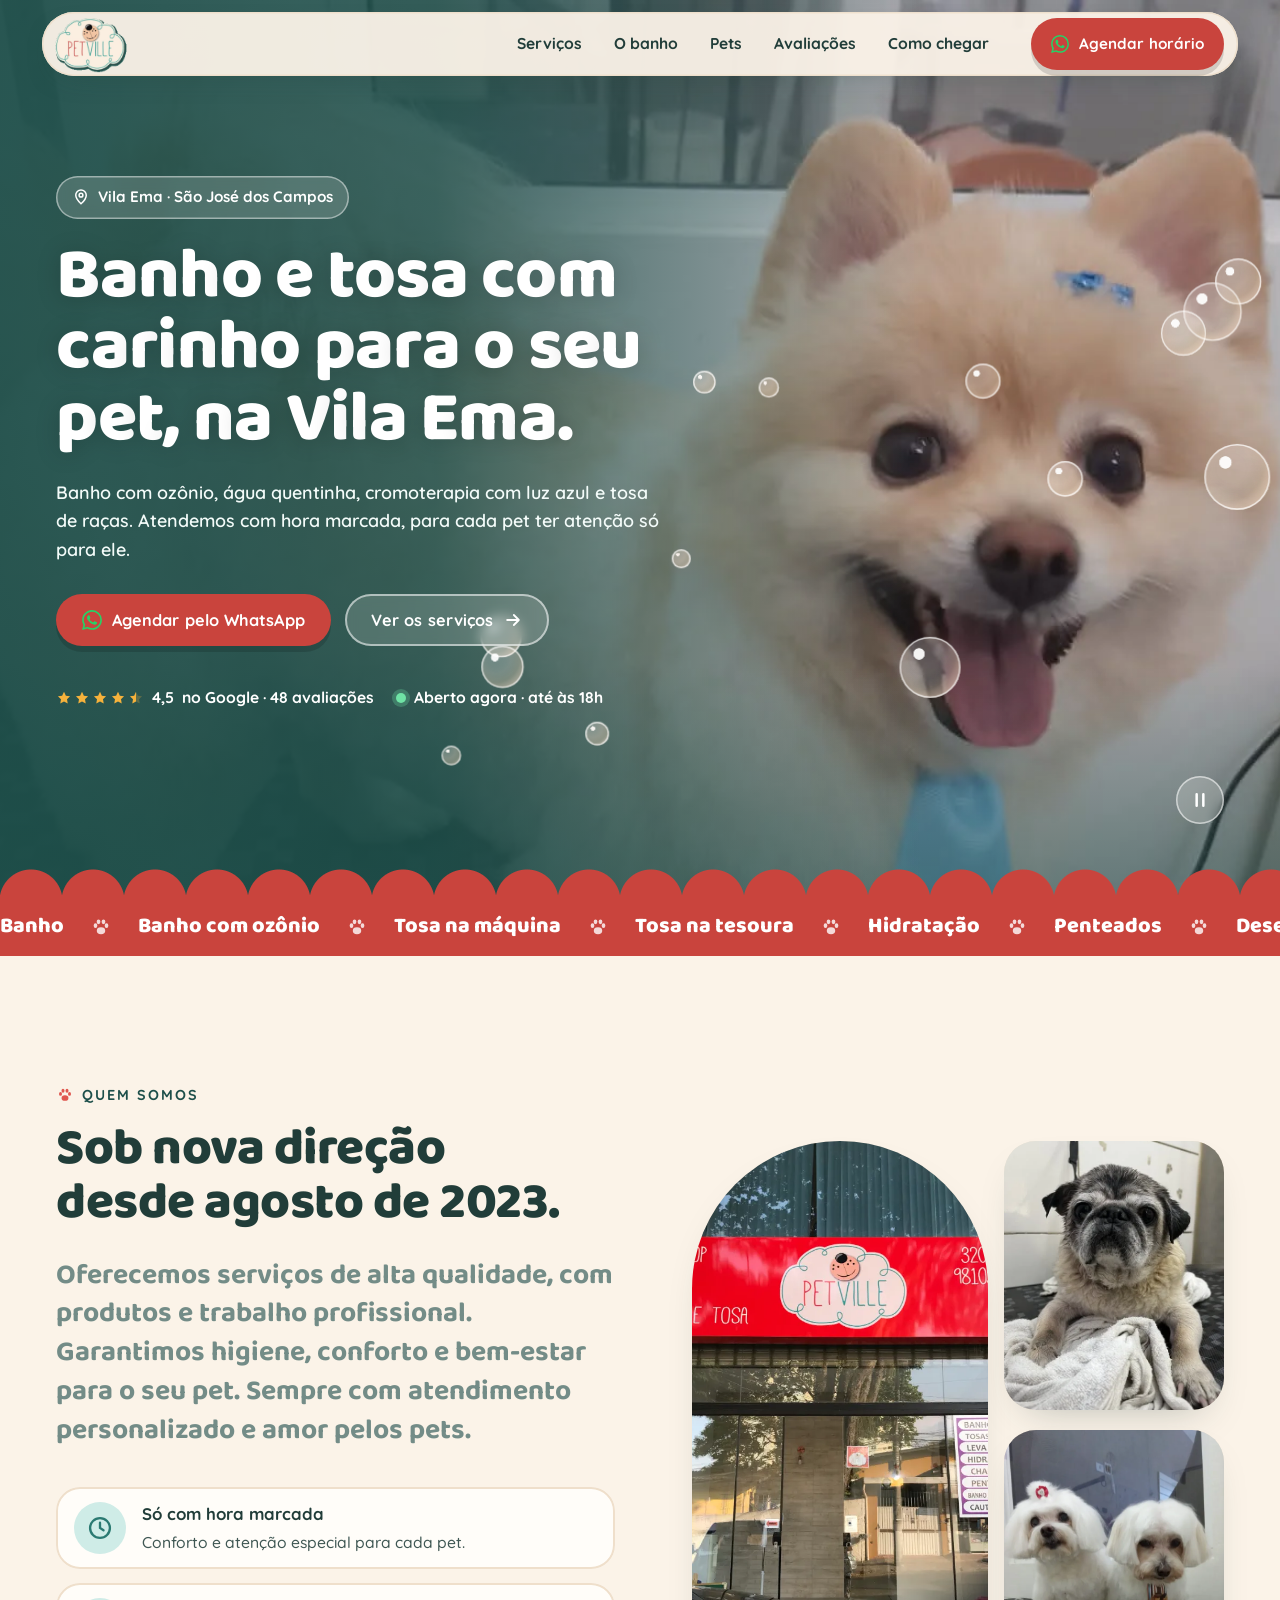
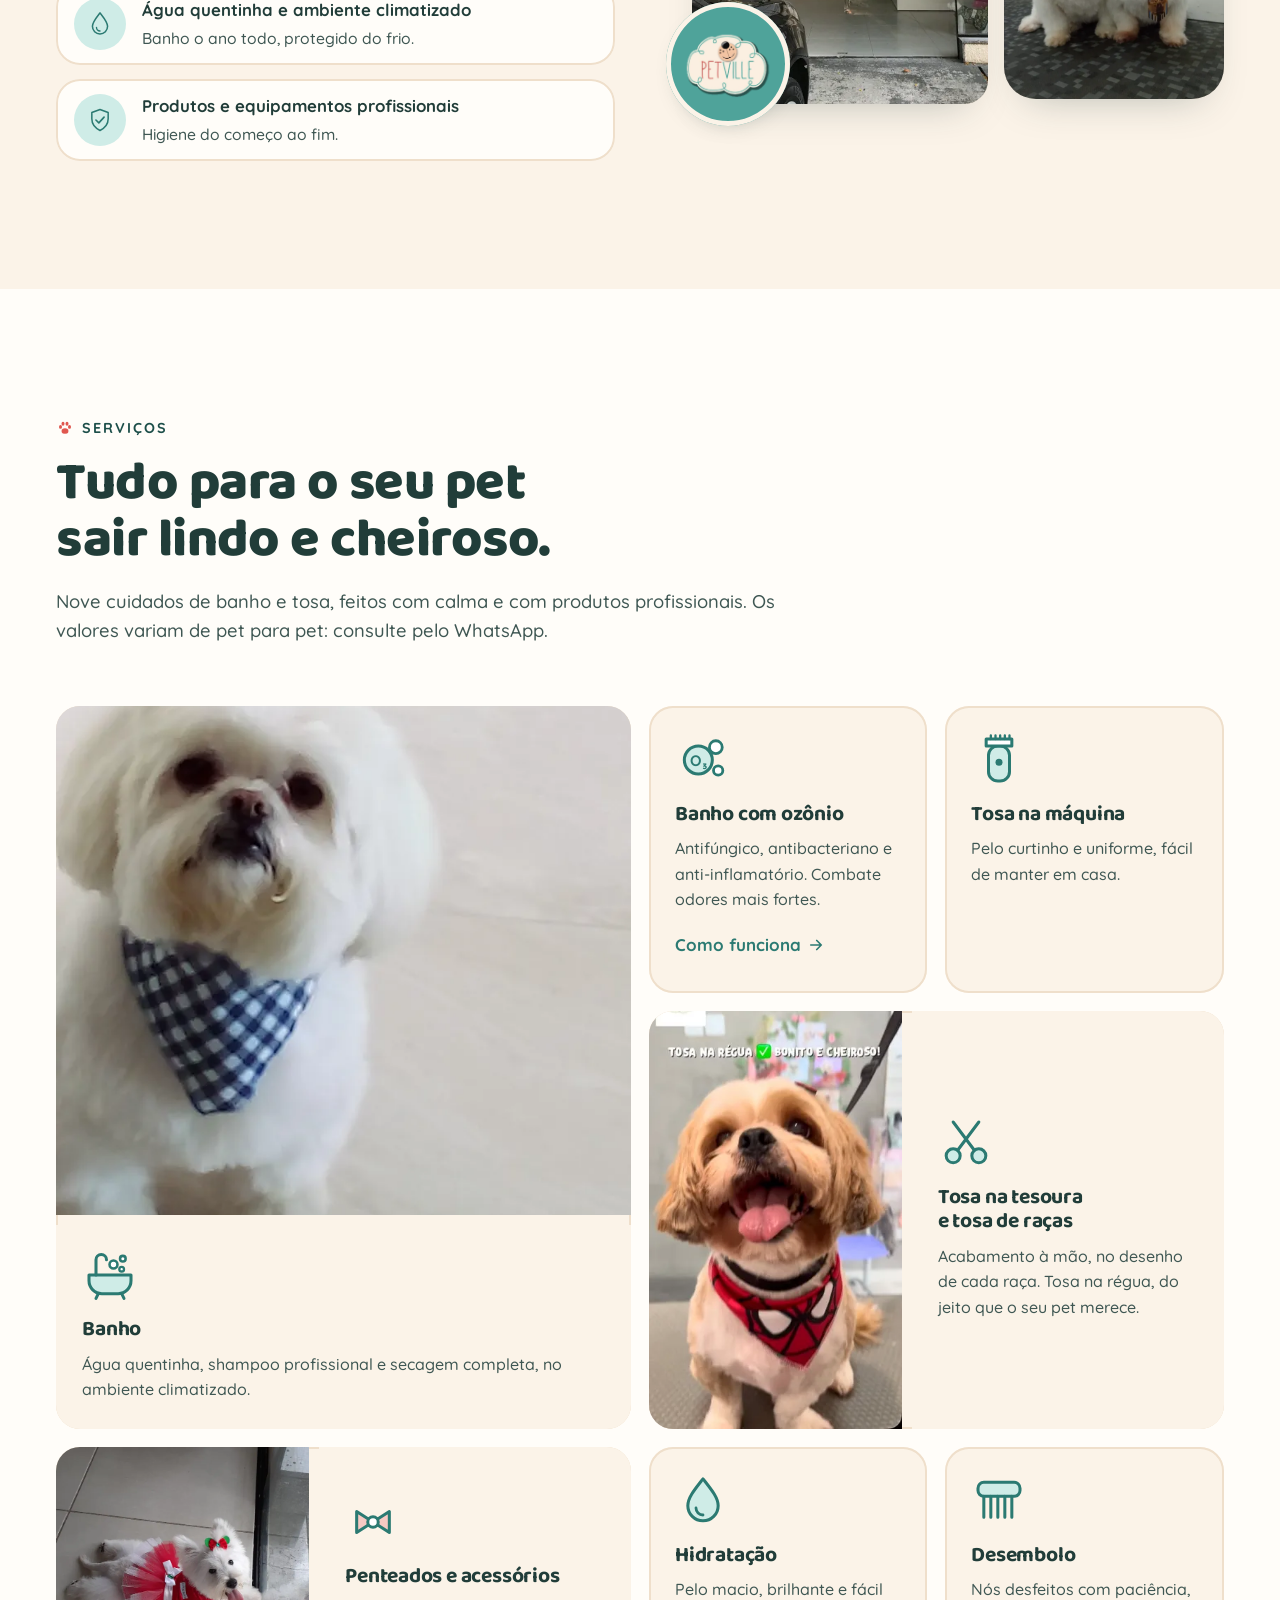
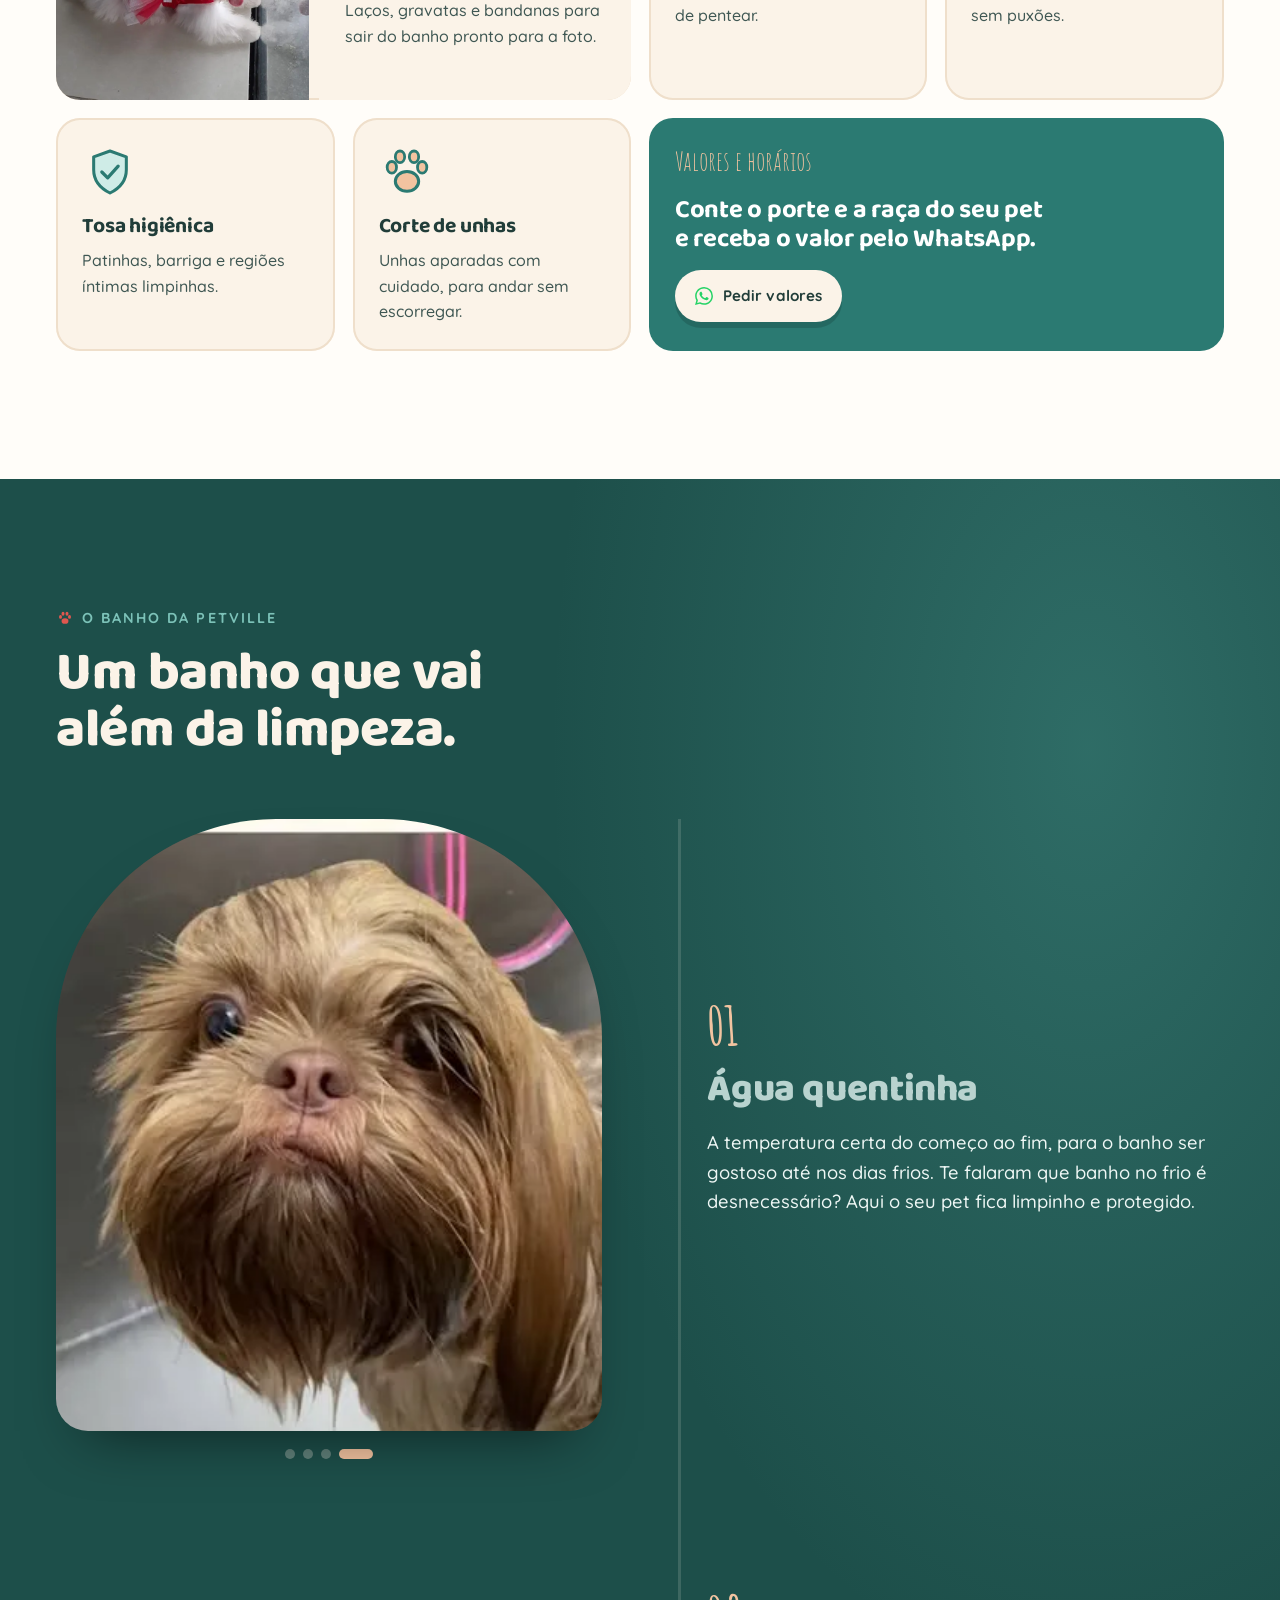
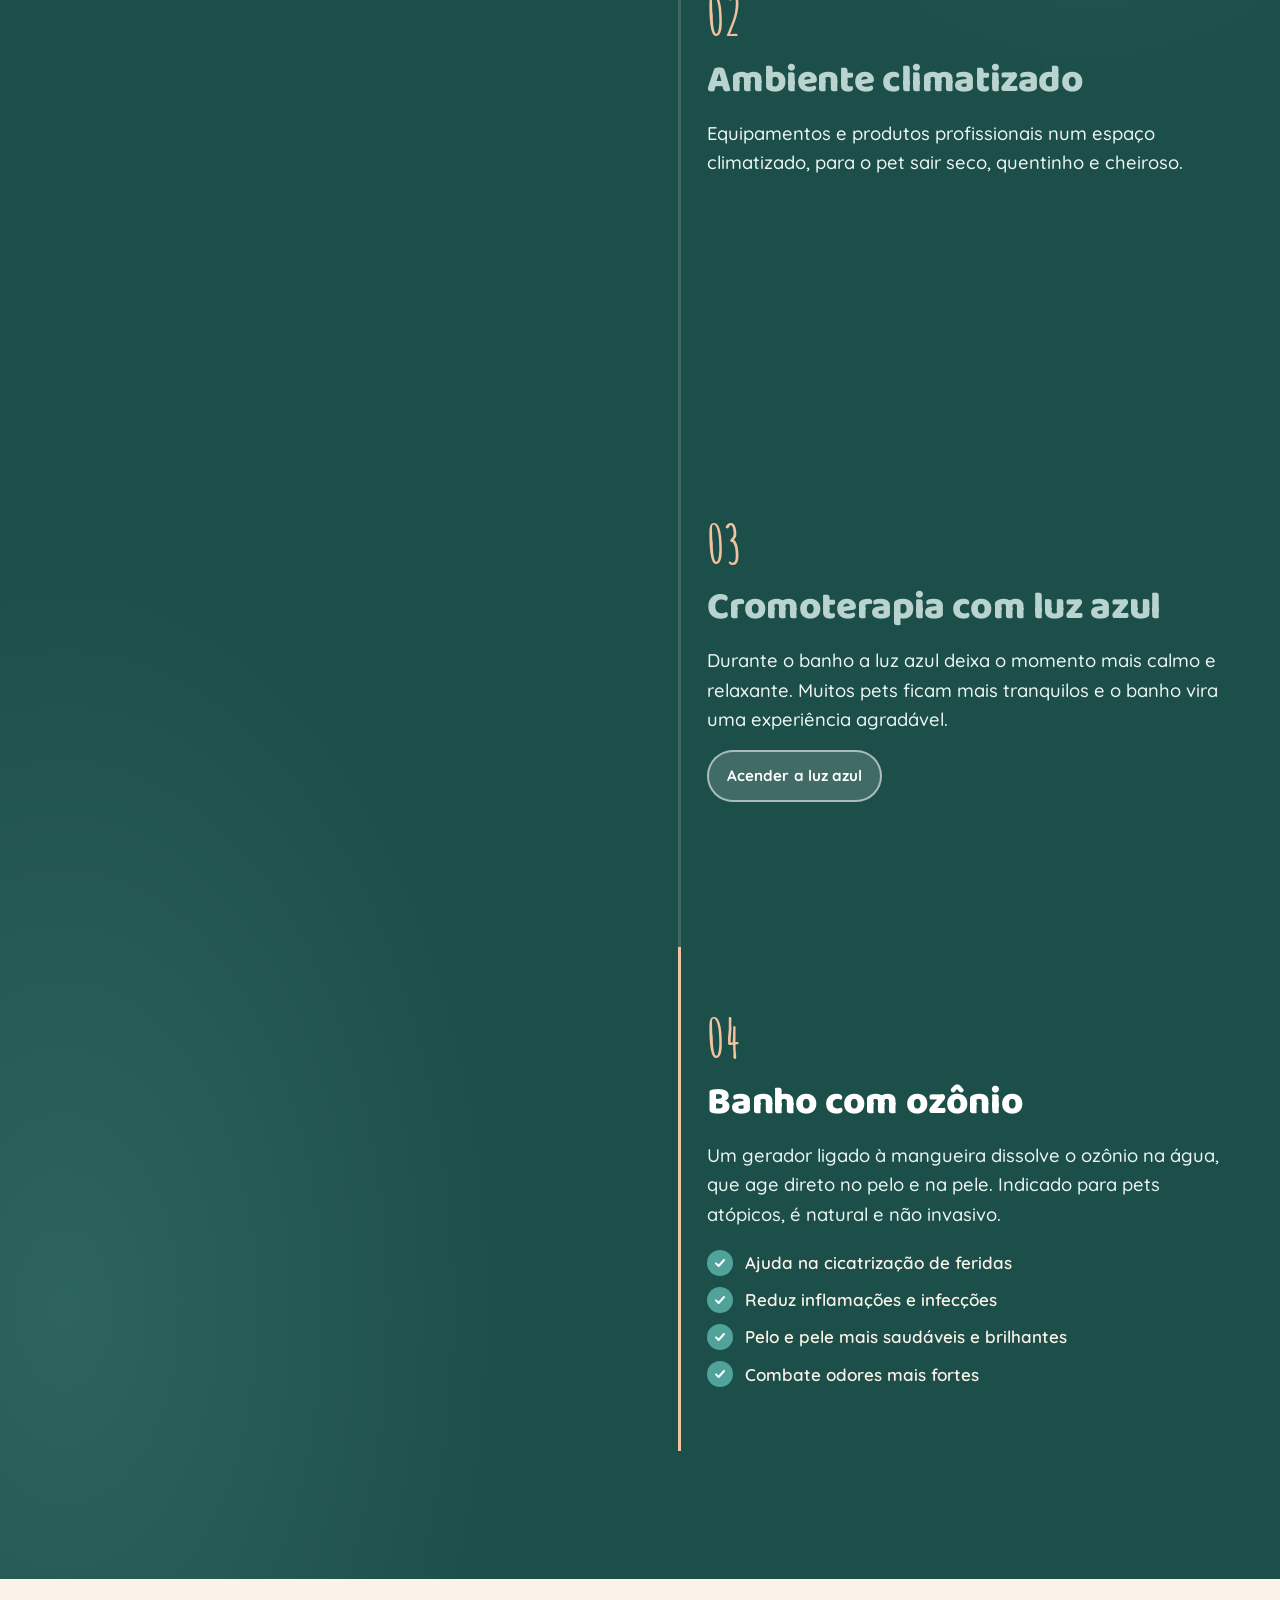
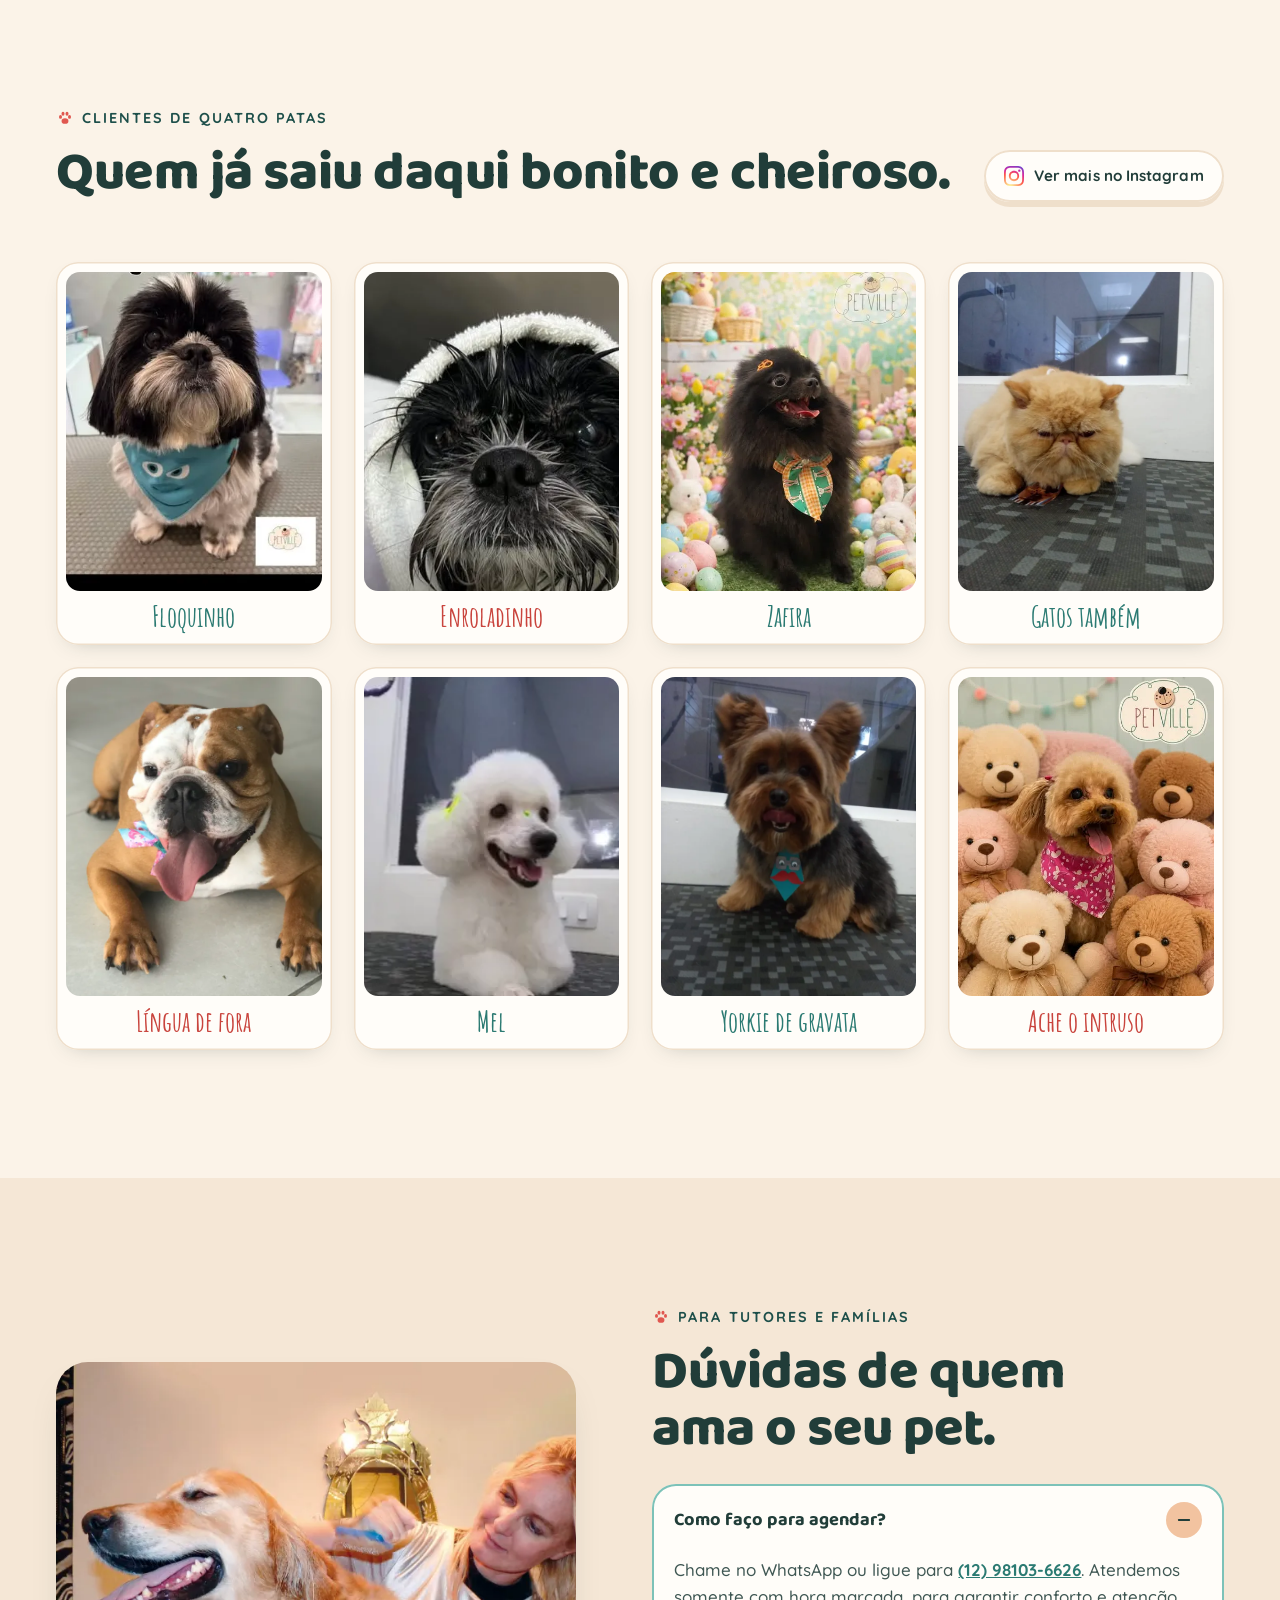
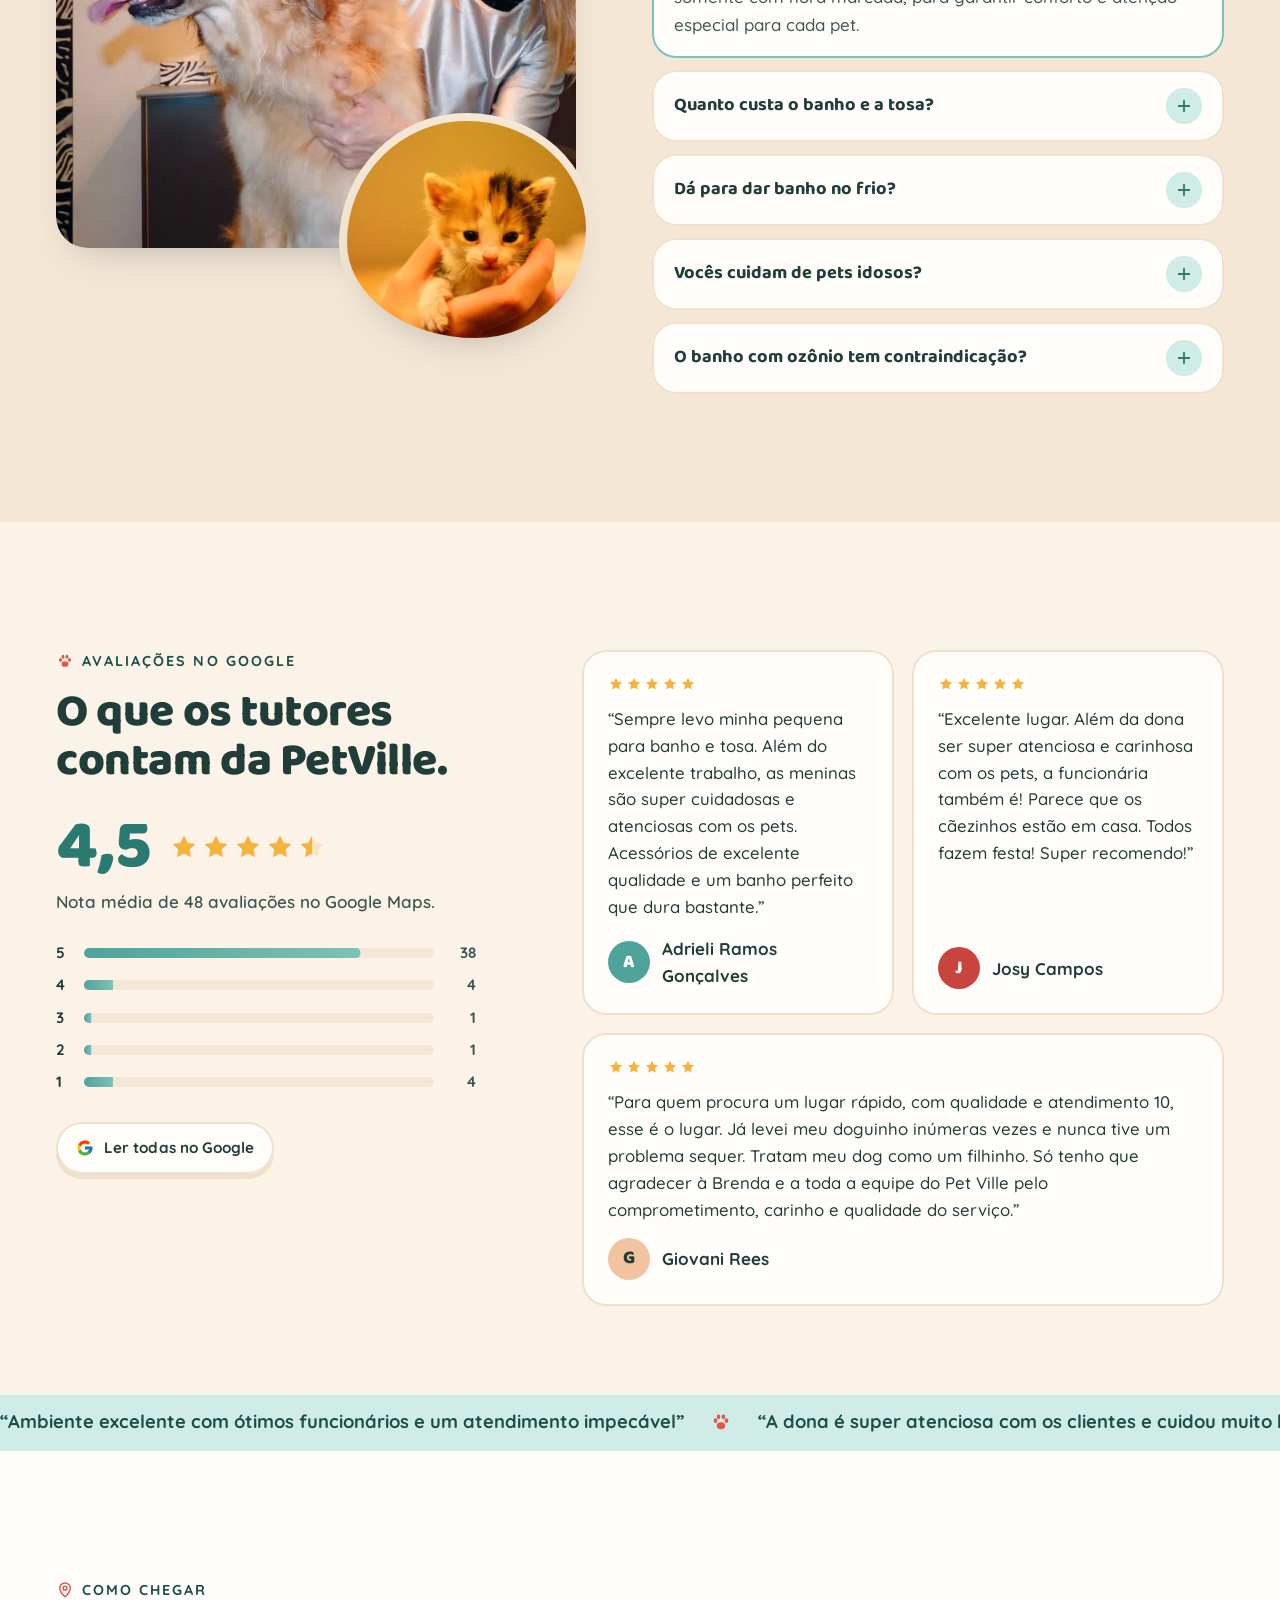
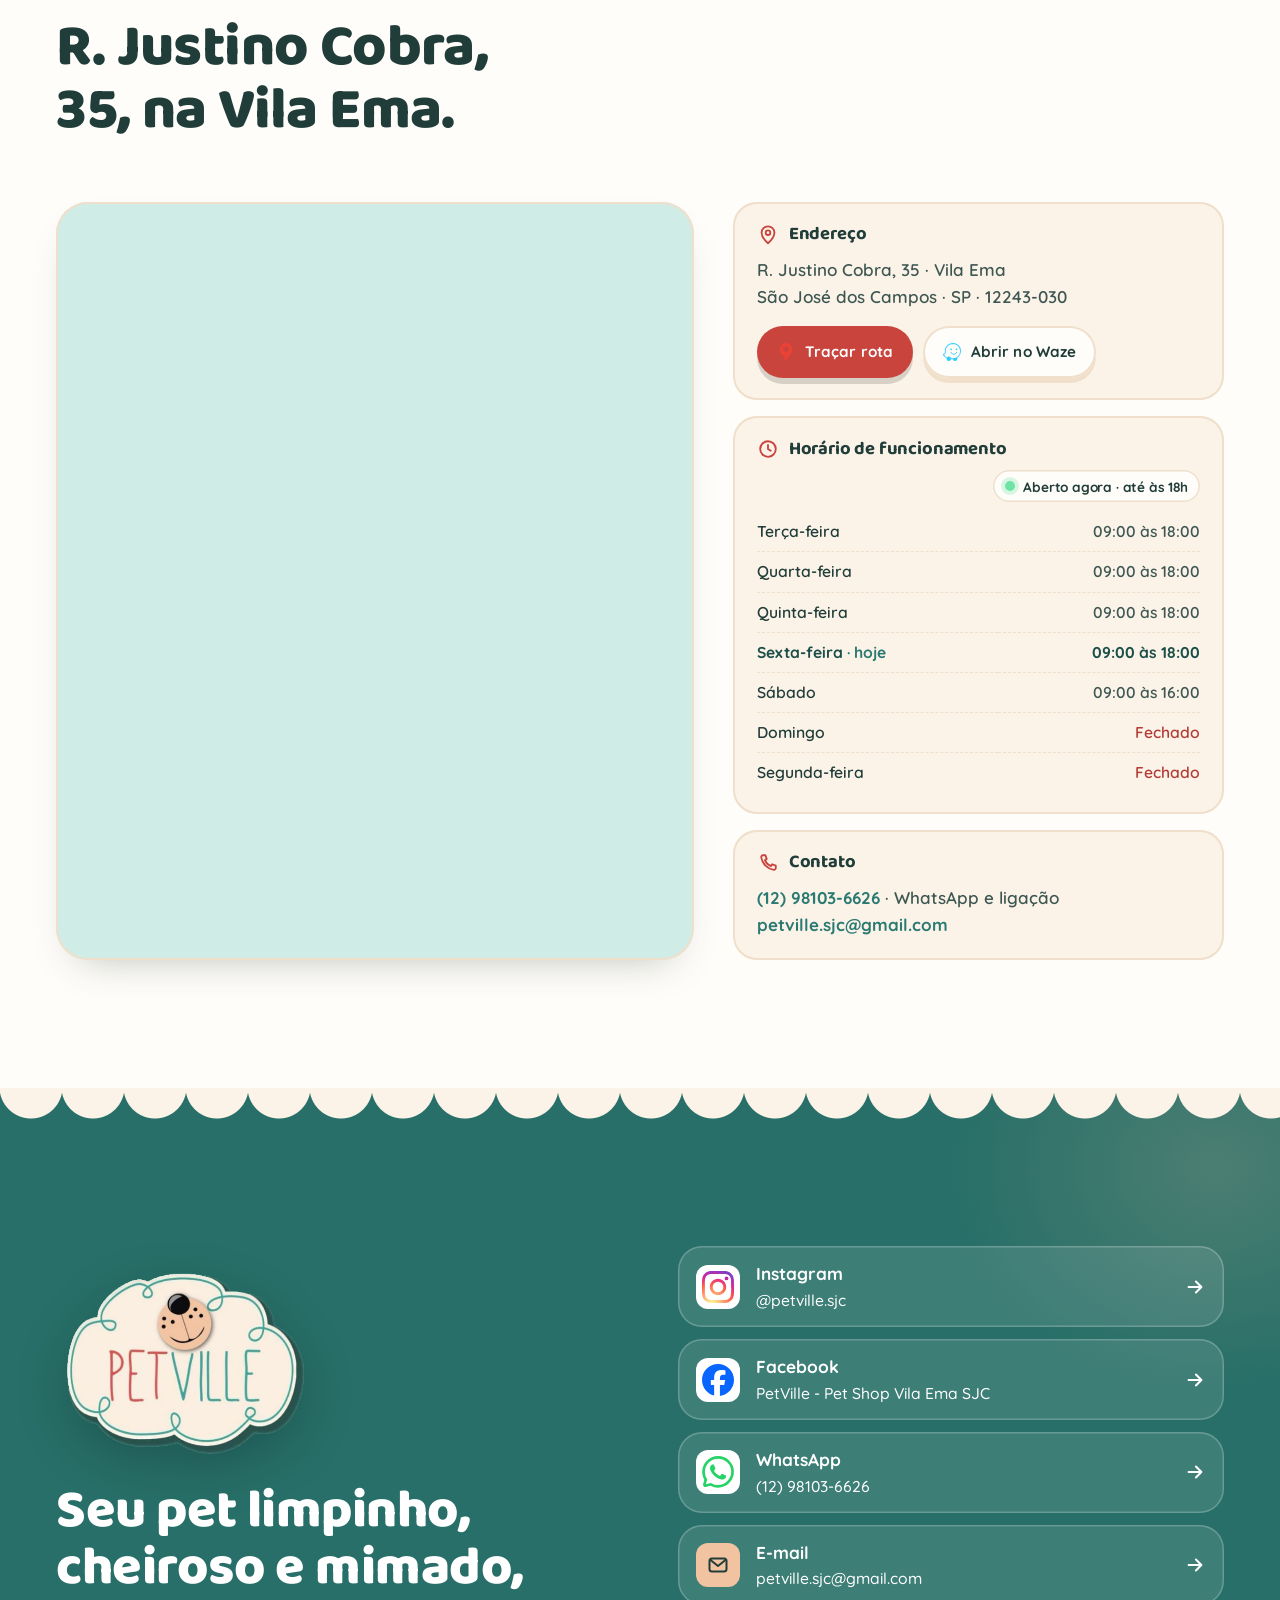
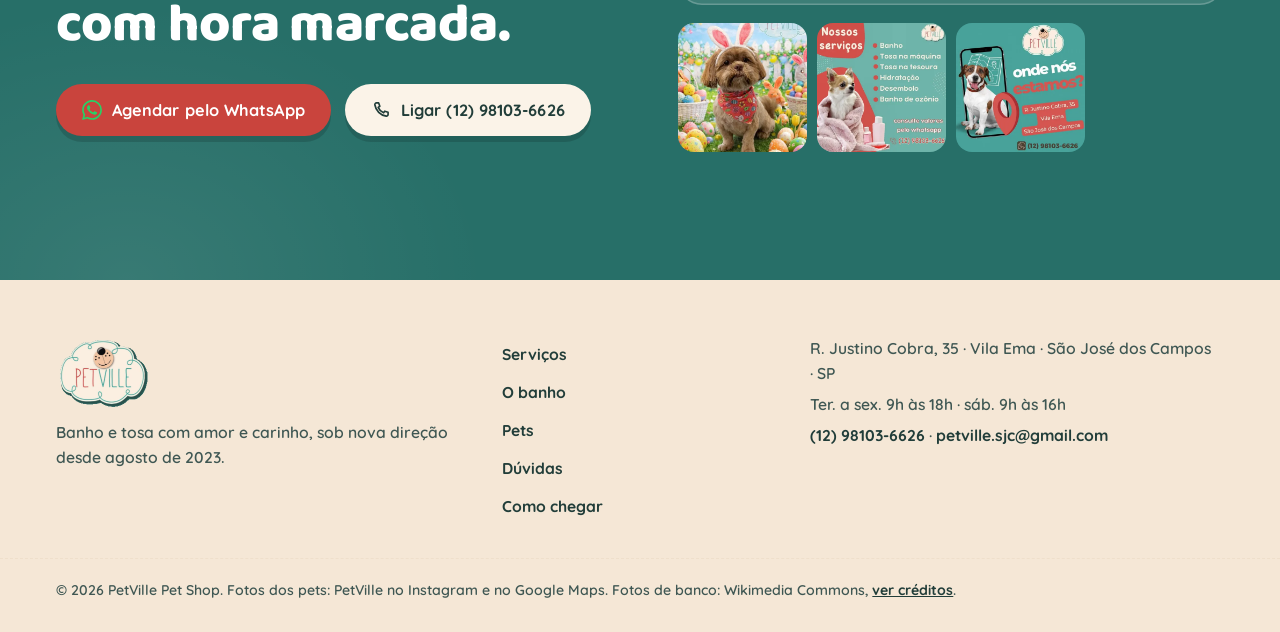
<file: index.html>
<!doctype html>
<html lang="pt-BR" data-type="place" data-radius="round">
<head>
<meta charset="utf-8">
<meta name="viewport" content="width=device-width, initial-scale=1, viewport-fit=cover">
<title>PetVille Pet Shop · Banho e tosa com carinho na Vila Ema, São José dos Campos</title>
<meta name="description" content="Pet shop na Vila Ema, em São José dos Campos: banho com ozônio, água quentinha, cromoterapia com luz azul, tosa na máquina e na tesoura, hidratação e penteados. Sob nova direção desde agosto de 2023. Nota 4,5 no Google.">
<meta name="page-type" content="place">
<meta name="site-kind" content="other">
<meta name="page-kind" content="place">
<!-- só tema claro: impede o modo escuro automático do navegador (e o Dark Reader) de escurecer o site -->
<meta name="color-scheme" content="only light">
<meta name="darkreader-lock">
<meta name="theme-color" content="#4fa39a">
<meta property="og:type" content="website">
<meta property="og:locale" content="pt_BR">
<meta property="og:title" content="PetVille Pet Shop · Banho e tosa com carinho na Vila Ema">
<meta property="og:description" content="Banho com ozônio, cromoterapia, tosa de raças, hidratação e penteados, sempre com hora marcada. R. Justino Cobra, 35, Vila Ema, São José dos Campos.">
<meta property="og:url" content="https://gustavox222.github.io/pet-ville/">
<meta property="og:image" content="https://gustavox222.github.io/pet-ville/share.jpg?v=3">
<link rel="canonical" href="https://gustavox222.github.io/pet-ville/">
<meta name="twitter:card" content="summary_large_image">
<link rel="icon" href="img/logo-square-180.png?v=2" type="image/png">
<link rel="apple-touch-icon" href="img/logo-square-180.png?v=2">
<link rel="preconnect" href="https://fonts.googleapis.com">
<link rel="preconnect" href="https://fonts.gstatic.com" crossorigin>
<link href="https://fonts.googleapis.com/css2?family=Amatic+SC:wght@700&family=Baloo+2:wght@600;700;800&family=Quicksand:wght@500;600;700&display=swap" rel="stylesheet">
<link rel="preload" as="image" href="img/hero-lulu.webp?v=3" imagesrcset="img/hero-lulu-900.webp?v=3 900w, img/hero-lulu.webp?v=3 1600w" imagesizes="100vw">
<link rel="stylesheet" href="css/style.css?v=5">
<script>(function(d){d.classList.add('js','m-enter');if(window.matchMedia&&matchMedia('(prefers-reduced-motion: reduce)').matches)d.classList.add('reduce');setTimeout(function(){d.classList.add('ready');},3500);})(document.documentElement);</script>
<script type="application/ld+json">
{
  "@context": "https://schema.org",
  "@type": "PetStore",
  "name": "PetVille Pet Shop",
  "alternateName": "Pet Ville",
  "image": "https://gustavox222.github.io/pet-ville/share.jpg?v=3",
  "logo": "https://gustavox222.github.io/pet-ville/img/logo-square.png",
  "url": "https://gustavox222.github.io/pet-ville/",
  "telephone": "+55-12-98103-6626",
  "email": "petville.sjc@gmail.com",
  "description": "Sob nova direção desde agosto de 2023. Banho, banho com ozônio, tosa na máquina e na tesoura, tosa higiênica, hidratação, desembolo, penteados e corte de unhas.",
  "address": {"@type": "PostalAddress", "streetAddress": "R. Justino Cobra, 35 - Vila Ema", "addressLocality": "São José dos Campos", "addressRegion": "SP", "postalCode": "12243-030", "addressCountry": "BR"},
  "geo": {"@type": "GeoCoordinates", "latitude": -23.2055615, "longitude": -45.8999769},
  "openingHoursSpecification": [
    {"@type": "OpeningHoursSpecification", "dayOfWeek": ["Tuesday","Wednesday","Thursday","Friday"], "opens": "09:00", "closes": "18:00"},
    {"@type": "OpeningHoursSpecification", "dayOfWeek": "Saturday", "opens": "09:00", "closes": "16:00"}
  ],
  "aggregateRating": {"@type": "AggregateRating", "ratingValue": "4.5", "reviewCount": "48"},
  "sameAs": ["https://www.instagram.com/petville.sjc/", "https://www.facebook.com/p/PetVille-Pet-Shop-Vila-Ema-SJC-61555974672707/"]
}
</script>
</head>
<body>
<!-- PetVille Pet Shop · place · cores da própria logo: verde-água #4fa39a, creme da nuvem #fbf3e8, coral do "PET" #e0574f, pêssego do focinho #f2c3a0
     Baloo 2 (títulos, redonda e fofa) + Quicksand (texto) + Amatic SC (o traço fino e alto do letreiro da logo, só em etiquetas)
     Fundos creme e verde, iguais no computador e no celular. Hero: foto do lulu da própria loja em tela cheia + borda de nuvem + bolhas de sabão que estouram no toque
     Momentos: (1) a biografia que se colore palavra por palavra; (2) o banho em quatro capítulos com a foto que troca e a luz azul que acende.
     21st-style: bento de serviços com holofote no cursor, faixa corrida de serviços e de elogios, acordeão com mola (Motion). -->
<a class="skip" href="#conteudo">Pular para o conteúdo</a>

<svg width="0" height="0" style="position:absolute" aria-hidden="true">
  <symbol id="i-arrow" viewBox="0 0 24 24"><path d="M5 12h14M13 6l6 6-6 6" fill="none" stroke="currentColor" stroke-width="2.2" stroke-linecap="round" stroke-linejoin="round"/></symbol>
  <symbol id="i-star" viewBox="0 0 24 24"><path d="M12 2.8l2.8 5.8 6.3.9-4.6 4.4 1.1 6.3L12 17.2l-5.6 3 1.1-6.3L2.9 9.5l6.3-.9z" fill="currentColor"/></symbol>
  <symbol id="i-pin" viewBox="0 0 24 24"><path d="M12 21s-7-6.2-7-11.5A7 7 0 0 1 19 9.5C19 14.8 12 21 12 21z" fill="none" stroke="currentColor" stroke-width="2"/><circle cx="12" cy="9.5" r="2.5" fill="none" stroke="currentColor" stroke-width="2"/></symbol>
  <symbol id="i-phone" viewBox="0 0 24 24"><path d="M6.6 3.5h2.6l1.4 4-2 1.4a12 12 0 0 0 6.5 6.5l1.4-2 4 1.4v2.6a2 2 0 0 1-2.2 2A16.5 16.5 0 0 1 4.6 5.7a2 2 0 0 1 2-2.2z" fill="none" stroke="currentColor" stroke-width="2" stroke-linejoin="round"/></symbol>
  <symbol id="i-clock" viewBox="0 0 24 24"><circle cx="12" cy="12" r="8.5" fill="none" stroke="currentColor" stroke-width="2"/><path d="M12 7.5V12l3 2" fill="none" stroke="currentColor" stroke-width="2" stroke-linecap="round"/></symbol>
  <symbol id="i-mail" viewBox="0 0 24 24"><rect x="3.5" y="5.5" width="17" height="13" rx="2.5" fill="none" stroke="currentColor" stroke-width="2"/><path d="M4.5 7l7.5 6 7.5-6" fill="none" stroke="currentColor" stroke-width="2" stroke-linejoin="round"/></symbol>
  <symbol id="i-paw" viewBox="0 0 24 24"><ellipse cx="12" cy="16" rx="4.6" ry="3.8" fill="currentColor"/><ellipse cx="6" cy="10.5" rx="2" ry="2.5" fill="currentColor"/><ellipse cx="18" cy="10.5" rx="2" ry="2.5" fill="currentColor"/><ellipse cx="9.3" cy="6.3" rx="2" ry="2.6" fill="currentColor"/><ellipse cx="14.7" cy="6.3" rx="2" ry="2.6" fill="currentColor"/></symbol>
  <symbol id="i-pause" viewBox="0 0 24 24"><path d="M8 5v14M16 5v14" stroke="currentColor" stroke-width="3" stroke-linecap="round"/></symbol>
  <symbol id="i-play" viewBox="0 0 24 24"><path d="M8 5.5v13l10.5-6.5z" fill="currentColor"/></symbol>
  <symbol id="i-plus" viewBox="0 0 24 24"><path class="v" d="M12 5v14" stroke="currentColor" stroke-width="2.4" stroke-linecap="round"/><path d="M5 12h14" stroke="currentColor" stroke-width="2.4" stroke-linecap="round"/></symbol>
  <!-- serviços -->
  <symbol id="s-banho" viewBox="0 0 48 48"><path d="M6 24h36v5a11 11 0 0 1-11 11H17A11 11 0 0 1 6 29z" fill="#cfece7" stroke="currentColor" stroke-width="2.6" stroke-linejoin="round"/><path d="M12 24V11a4.5 4.5 0 0 1 9 0" fill="none" stroke="currentColor" stroke-width="2.6" stroke-linecap="round"/><circle cx="27" cy="15" r="3.4" fill="#fff" stroke="currentColor" stroke-width="2.2"/><circle cx="35" cy="10" r="2.4" fill="#fff" stroke="currentColor" stroke-width="2.2"/><circle cx="34" cy="19" r="2" fill="#fff" stroke="currentColor" stroke-width="2"/><path d="M14 40l-2 4M34 40l2 4" stroke="currentColor" stroke-width="2.6" stroke-linecap="round"/></symbol>
  <symbol id="s-ozonio" viewBox="0 0 48 48"><circle cx="20" cy="24" r="12" fill="#cfece7" stroke="currentColor" stroke-width="2.6"/><circle cx="35" cy="13" r="5.5" fill="#fff" stroke="currentColor" stroke-width="2.4"/><circle cx="37" cy="33" r="4" fill="#fff" stroke="currentColor" stroke-width="2.4"/><text x="20" y="29" text-anchor="middle" font-family="Baloo 2, sans-serif" font-weight="800" font-size="13" fill="currentColor">O₃</text></symbol>
  <symbol id="s-maquina" viewBox="0 0 48 48"><rect x="15" y="12" width="18" height="30" rx="8" fill="#cfece7" stroke="currentColor" stroke-width="2.6"/><path d="M13 6h22v6H13z" fill="#fff" stroke="currentColor" stroke-width="2.6" stroke-linejoin="round"/><path d="M17 6V3M21 6V3M25 6V3M29 6V3M33 6V3" stroke="currentColor" stroke-width="2" stroke-linecap="round"/><circle cx="24" cy="26" r="3" fill="currentColor"/></symbol>
  <symbol id="s-tesoura" viewBox="0 0 48 48"><circle cx="13" cy="35" r="6" fill="#cfece7" stroke="currentColor" stroke-width="2.6"/><circle cx="35" cy="35" r="6" fill="#cfece7" stroke="currentColor" stroke-width="2.6"/><path d="M17 30L35 6M31 30L13 6" stroke="currentColor" stroke-width="2.6" stroke-linecap="round"/></symbol>
  <symbol id="s-penteado" viewBox="0 0 48 48"><path d="M24 24l-14-9v18zM24 24l14-9v18z" fill="#f7c9c3" stroke="currentColor" stroke-width="2.6" stroke-linejoin="round"/><circle cx="24" cy="24" r="4.5" fill="#fff" stroke="currentColor" stroke-width="2.6"/></symbol>
  <symbol id="s-hidrata" viewBox="0 0 48 48"><path d="M24 5c7 9 13 16 13 23a13 13 0 0 1-26 0c0-7 6-14 13-23z" fill="#cfece7" stroke="currentColor" stroke-width="2.6" stroke-linejoin="round"/><path d="M18 30a6 6 0 0 0 6 6" fill="none" stroke="currentColor" stroke-width="2.4" stroke-linecap="round"/></symbol>
  <symbol id="s-desembolo" viewBox="0 0 48 48"><rect x="6" y="8" width="36" height="12" rx="5" fill="#cfece7" stroke="currentColor" stroke-width="2.6"/><path d="M11 20v18M17 20v18M23 20v18M29 20v18M35 20v18" stroke="currentColor" stroke-width="2.6" stroke-linecap="round"/></symbol>
  <symbol id="s-higienica" viewBox="0 0 48 48"><path d="M24 6l14 5v11c0 9-6 16-14 20-8-4-14-11-14-20V11z" fill="#cfece7" stroke="currentColor" stroke-width="2.6" stroke-linejoin="round"/><path d="M17 24l5 5 9-10" fill="none" stroke="currentColor" stroke-width="2.8" stroke-linecap="round" stroke-linejoin="round"/></symbol>
  <symbol id="s-unhas" viewBox="0 0 48 48"><ellipse cx="24" cy="32" rx="10" ry="8.5" fill="#f2c3a0" stroke="currentColor" stroke-width="2.6"/><ellipse cx="11" cy="20" rx="4" ry="5" fill="#f2c3a0" stroke="currentColor" stroke-width="2.4"/><ellipse cx="37" cy="20" rx="4" ry="5" fill="#f2c3a0" stroke="currentColor" stroke-width="2.4"/><ellipse cx="18" cy="11" rx="4" ry="5" fill="#f2c3a0" stroke="currentColor" stroke-width="2.4"/><ellipse cx="30" cy="11" rx="4" ry="5" fill="#f2c3a0" stroke="currentColor" stroke-width="2.4"/></symbol>
</svg>

<header class="nav" data-nav>
  <div class="wrap nav__in">
    <a class="nav__logo" href="#inicio" aria-label="PetVille Pet Shop, início"><img src="img/logo-192.png?v=2" width="96" height="72" alt="PetVille"></a>
    <nav class="nav__links" aria-label="Seções">
      <a href="#servicos">Serviços</a>
      <a href="#banho">O banho</a>
      <a href="#pets">Pets</a>
      <a href="#avaliacoes">Avaliações</a>
      <a href="#visite">Como chegar</a>
    </nav>
    <a class="btn btn--coral btn--sm nav__cta" href="https://wa.me/5512981036626?text=Ol%C3%A1%2C%20PetVille!%20Quero%20agendar%20um%20hor%C3%A1rio%20para%20o%20meu%20pet." target="_blank" rel="noopener" data-magnetic><img src="img/icons/whatsapp.svg" width="18" height="18" alt="">Agendar horário</a>
    <button class="nav__menu" type="button" aria-expanded="false" aria-controls="menu" data-menu-btn><span></span><span></span><span class="sr">Abrir menu</span></button>
  </div>
</header>

<div class="menu" id="menu" data-menu hidden>
  <nav aria-label="Menu">
    <a href="#servicos">Serviços</a>
    <a href="#banho">O banho</a>
    <a href="#pets">Pets</a>
    <a href="#familia">Dúvidas</a>
    <a href="#avaliacoes">Avaliações</a>
    <a href="#visite">Como chegar</a>
  </nav>
  <a class="btn btn--coral" href="https://wa.me/5512981036626?text=Ol%C3%A1%2C%20PetVille!%20Quero%20agendar%20um%20hor%C3%A1rio%20para%20o%20meu%20pet." target="_blank" rel="noopener"><img loading="lazy" src="img/icons/whatsapp.svg" width="20" height="20" alt="">Agendar pelo WhatsApp</a>
  <p class="menu__foot">R. Justino Cobra, 35 · Vila Ema · (12) 98103-6626</p>
</div>

<main id="conteudo">

  <!-- ===================================================== HERO -->
  <section class="hero" id="inicio" data-enter>
    <div class="hero__media" aria-hidden="true">
      <img class="hero__img" src="img/hero-lulu.webp?v=3" srcset="img/hero-lulu-900.webp?v=3 900w, img/hero-lulu.webp?v=3 1600w" sizes="100vw" width="1600" height="840" alt="" fetchpriority="high" data-source="client" data-subject="hero">
    </div>
    <div class="hero__shade" aria-hidden="true"></div>
    <div class="hero__bubbles" data-bubbles aria-hidden="true"></div>

    <div class="wrap hero__in">
      <div class="hero__copy">
        <p class="chip chip--glass" data-hero-item><svg aria-hidden="true"><use href="#i-pin"/></svg>Vila Ema · São José dos Campos</p>
        <h1 class="hero__title" data-hero-title>Banho e tosa com carinho para o seu pet, na Vila Ema.</h1>
        <p class="hero__lead" data-hero-item>Banho com ozônio, água quentinha, cromoterapia com luz azul e tosa de raças. Atendemos com hora marcada, para cada pet ter atenção só para ele.</p>
        <div class="hero__actions" data-hero-item>
          <a class="btn btn--coral" href="https://wa.me/5512981036626?text=Ol%C3%A1%2C%20PetVille!%20Quero%20agendar%20um%20banho%20para%20o%20meu%20pet." target="_blank" rel="noopener" data-magnetic><img src="img/icons/whatsapp.svg" width="20" height="20" alt="">Agendar pelo WhatsApp</a>
          <a class="btn btn--glass" href="#servicos">Ver os serviços<svg aria-hidden="true"><use href="#i-arrow"/></svg></a>
        </div>
        <ul class="hero__facts" data-hero-item>
          <li><a href="#avaliacoes"><span class="stars" aria-hidden="true"><svg><use href="#i-star"/></svg><svg><use href="#i-star"/></svg><svg><use href="#i-star"/></svg><svg><use href="#i-star"/></svg><svg class="half"><use href="#i-star"/></svg></span><b>4,5</b> no Google · 48 avaliações</a></li>
          <li><span class="open" data-open-status><span class="open__dot"></span><span data-open-text>Ter. a sex. 9h às 18h · sáb. 9h às 16h</span></span></li>
        </ul>
      </div>
    </div>

    <button class="hero__pause" type="button" data-video-toggle aria-pressed="false" aria-label="Pausar as bolhas"><svg aria-hidden="true"><use href="#i-pause"/></svg></button>
    <div class="cloud-edge" aria-hidden="true"></div>
  </section>

  <!-- faixa corrida -->
  <div class="ribbon" aria-hidden="true">
    <div class="ribbon__track">
      <span>Banho</span><i></i><span>Banho com ozônio</span><i></i><span>Tosa na máquina</span><i></i><span>Tosa na tesoura</span><i></i><span>Hidratação</span><i></i><span>Penteados</span><i></i><span>Desembolo</span><i></i><span>Tosa higiênica</span><i></i><span>Corte de unhas</span><i></i>
      <span>Banho</span><i></i><span>Banho com ozônio</span><i></i><span>Tosa na máquina</span><i></i><span>Tosa na tesoura</span><i></i><span>Hidratação</span><i></i><span>Penteados</span><i></i><span>Desembolo</span><i></i><span>Tosa higiênica</span><i></i><span>Corte de unhas</span><i></i>
    </div>
  </div>

  <!-- ===================================================== SOBRE -->
  <section class="about" id="sobre">
    <div class="wrap about__grid">
      <div class="about__copy">
        <p class="eyebrow"><svg aria-hidden="true"><use href="#i-paw"/></svg>Quem somos</p>
        <h2>Sob nova direção desde agosto de 2023.</h2>
        <p class="about__bio" data-words>Oferecemos serviços de alta qualidade, com produtos e trabalho profissional. Garantimos higiene, conforto e bem-estar para o seu pet. Sempre com atendimento personalizado e amor pelos pets.</p>
        <ul class="perks">
          <li><span class="perks__ic"><svg aria-hidden="true"><use href="#i-clock"/></svg></span><div><b>Só com hora marcada</b><span>Conforto e atenção especial para cada pet.</span></div></li>
          <li><span class="perks__ic"><svg aria-hidden="true" viewBox="0 0 48 48"><use href="#s-hidrata"/></svg></span><div><b>Água quentinha e ambiente climatizado</b><span>Banho o ano todo, protegido do frio.</span></div></li>
          <li><span class="perks__ic"><svg aria-hidden="true" viewBox="0 0 48 48"><use href="#s-higienica"/></svg></span><div><b>Produtos e equipamentos profissionais</b><span>Higiene do começo ao fim.</span></div></li>
        </ul>
      </div>
      <div class="about__photos">
        <figure class="ph ph--shop"><img loading="lazy" src="img/loja/fachada-700.webp?v=2" srcset="img/loja/fachada-700.webp?v=2 700w, img/loja/fachada.webp?v=2 1400w" sizes="(max-width: 760px) 92vw, 30vw" width="700" height="933" alt="Fachada vermelha da PetVille, com o letreiro da nuvem e a vitrine de banho e tosa" data-source="client" data-subject="fachada"></figure>
        <figure class="ph ph--a"><img loading="lazy" src="img/pets/luk.webp?v=2" width="480" height="640" alt="Luk, um pug idoso, descansando sobre a toalha depois do banho" data-source="client" data-subject="pet"></figure>
        <figure class="ph ph--b"><img loading="lazy" src="img/pets/malteses-640.webp?v=2" srcset="img/pets/malteses-640.webp?v=2 640w, img/pets/malteses.webp?v=2 872w" sizes="(max-width: 760px) 45vw, 18vw" width="640" height="851" alt="Dois malteses branquinhos, de laço e gravata, depois da tosa" data-source="client" data-subject="pet"></figure>
        <span class="sticker" aria-hidden="true"><img src="img/logo-192.png?v=2" width="96" height="72" alt=""></span>
      </div>
    </div>
  </section>

  <!-- ===================================================== SERVIÇOS -->
  <section class="services" id="servicos">
    <div class="wrap">
      <div class="head">
        <p class="eyebrow"><svg aria-hidden="true"><use href="#i-paw"/></svg>Serviços</p>
        <h2>Tudo para o seu pet sair lindo e cheiroso.</h2>
        <p class="head__lead">Nove cuidados de banho e tosa, feitos com calma e com produtos profissionais. Os valores variam de pet para pet: consulte pelo WhatsApp.</p>
      </div>

      <div class="bento" data-spotlight>
        <article class="card card--photo b-banho">
          <img loading="lazy" src="img/pets/maltes-xadrez-700.webp?v=2" srcset="img/pets/maltes-xadrez-700.webp?v=2 700w, img/pets/maltes-xadrez.webp?v=2 1200w" sizes="(max-width: 1100px) 92vw, 44vw" width="700" height="933" alt="Maltês branquinho de bandana xadrez azul, recém-saído do banho" data-source="client" data-subject="banho">
          <div class="card__body">
            <svg class="card__ic" aria-hidden="true" viewBox="0 0 48 48"><use href="#s-banho"/></svg>
            <h3>Banho</h3>
            <p>Água quentinha, shampoo profissional e secagem completa, no ambiente climatizado.</p>
          </div>
        </article>
        <article class="card b-oz">
          <svg class="card__ic" aria-hidden="true" viewBox="0 0 48 48"><use href="#s-ozonio"/></svg>
          <h3>Banho com ozônio</h3>
          <p>Antifúngico, antibacteriano e anti-inflamatório. Combate odores mais fortes.</p>
          <a class="card__link" href="#banho">Como funciona<svg aria-hidden="true"><use href="#i-arrow"/></svg></a>
        </article>
        <article class="card b-maq">
          <svg class="card__ic" aria-hidden="true" viewBox="0 0 48 48"><use href="#s-maquina"/></svg>
          <h3>Tosa na máquina</h3>
          <p>Pelo curtinho e uniforme, fácil de manter em casa.</p>
        </article>
        <article class="card card--photo card--side b-tes">
          <img loading="lazy" src="img/pets/tosa-regua.webp?v=2" width="360" height="595" alt="Cachorro de pelo caramelo sorrindo, de bandana, depois da tosa na tesoura" data-source="client" data-subject="tosa">
          <div class="card__body">
            <svg class="card__ic" aria-hidden="true" viewBox="0 0 48 48"><use href="#s-tesoura"/></svg>
            <h3>Tosa na tesoura e tosa de raças</h3>
            <p>Acabamento à mão, no desenho de cada raça. Tosa na régua, do jeito que o seu pet merece.</p>
          </div>
        </article>
        <article class="card card--photo card--side b-pen">
          <img loading="lazy" src="img/pets/vestido-700.webp?v=2" srcset="img/pets/vestido-700.webp?v=2 700w, img/pets/vestido.webp?v=2 774w" sizes="(max-width: 760px) 92vw, 22vw" width="700" height="701" alt="Cachorrinha branca de vestido vermelho de tule e lacinho" data-source="client" data-subject="penteado">
          <div class="card__body">
            <svg class="card__ic" aria-hidden="true" viewBox="0 0 48 48"><use href="#s-penteado"/></svg>
            <h3>Penteados e acessórios</h3>
            <p>Laços, gravatas e bandanas para sair do banho pronto para a foto.</p>
          </div>
        </article>
        <article class="card b-hid">
          <svg class="card__ic" aria-hidden="true" viewBox="0 0 48 48"><use href="#s-hidrata"/></svg>
          <h3>Hidratação</h3>
          <p>Pelo macio, brilhante e fácil de pentear.</p>
        </article>
        <article class="card b-des">
          <svg class="card__ic" aria-hidden="true" viewBox="0 0 48 48"><use href="#s-desembolo"/></svg>
          <h3>Desembolo</h3>
          <p>Nós desfeitos com paciência, sem puxões.</p>
        </article>
        <article class="card b-hig">
          <svg class="card__ic" aria-hidden="true" viewBox="0 0 48 48"><use href="#s-higienica"/></svg>
          <h3>Tosa higiênica</h3>
          <p>Patinhas, barriga e regiões íntimas limpinhas.</p>
        </article>
        <article class="card b-unh">
          <svg class="card__ic" aria-hidden="true" viewBox="0 0 48 48"><use href="#s-unhas"/></svg>
          <h3>Corte de unhas</h3>
          <p>Unhas aparadas com cuidado, para andar sem escorregar.</p>
        </article>
        <a class="card card--cta b-cta" href="https://wa.me/5512981036626?text=Ol%C3%A1%2C%20PetVille!%20Quero%20saber%20os%20valores%20de%20banho%20e%20tosa." target="_blank" rel="noopener">
          <span class="card--cta__tag">Valores e horários</span>
          <h3>Conte o porte e a raça do seu pet e receba o valor pelo WhatsApp.</h3>
          <span class="btn btn--cream btn--sm"><img loading="lazy" src="img/icons/whatsapp.svg" width="18" height="18" alt="">Pedir valores</span>
        </a>
      </div>
    </div>
  </section>

  <!-- ===================================================== O BANHO (capítulos) -->
  <section class="bath" id="banho">
    <div class="wrap">
      <div class="head head--light">
        <p class="eyebrow"><svg aria-hidden="true"><use href="#i-paw"/></svg>O banho da PetVille</p>
        <h2>Um banho que vai além da limpeza.</h2>
      </div>
      <div class="bath__grid" data-chapters>
        <div class="bath__stage">
          <div class="bath__frame" data-stage data-blue-target>
            <img class="is-on" loading="lazy" src="img/stock/banho-agua-800.webp?v=2" srcset="img/stock/banho-agua-800.webp?v=2 800w, img/stock/banho-agua.webp?v=2 1400w" sizes="(max-width: 900px) 92vw, 44vw" width="800" height="600" alt="Cachorrinho marrom molhado dentro da banheira" data-source="stand-in" data-subject="banho" data-ch-img="0">
            <img loading="lazy" src="img/stock/banheira-800.webp?v=2" srcset="img/stock/banheira-800.webp?v=2 800w, img/stock/banheira.webp?v=2 1400w" sizes="(max-width: 900px) 92vw, 44vw" width="800" height="1071" alt="Cachorro de pelo caramelo molhado, tranquilo na banheira" data-source="stand-in" data-subject="banho" data-ch-img="1">
            <img loading="lazy" src="img/pets/luz-azul.webp?v=2" width="361" height="640" alt="Cachorro branco e marrom tomando banho sob a luz azul da cromoterapia" data-source="client" data-subject="cromoterapia" data-ch-img="2">
            <img loading="lazy" src="img/pets/ozonio.webp?v=2" width="361" height="544" alt="Cachorrinho de pelo longo molhado durante o banho ozonizado" data-source="client" data-subject="ozonio" data-ch-img="3">
            <span class="bath__blue" data-blue aria-hidden="true"></span>
          </div>
          <ol class="bath__dots" aria-hidden="true"><li class="is-on"></li><li></li><li></li><li></li></ol>
        </div>
        <div class="bath__chapters">
          <article class="chapter is-on" data-ch="0">
            <div class="chapter__media" aria-hidden="true"><img loading="lazy" src="img/stock/banho-agua-800.webp?v=2" width="800" height="600" alt=""></div>
            <span class="chapter__n">01</span>
            <h3>Água quentinha</h3>
            <p>A temperatura certa do começo ao fim, para o banho ser gostoso até nos dias frios. Te falaram que banho no frio é desnecessário? Aqui o seu pet fica limpinho e protegido.</p>
          </article>
          <article class="chapter" data-ch="1">
            <div class="chapter__media" aria-hidden="true"><img loading="lazy" src="img/stock/banheira-800.webp?v=2" width="800" height="1071" alt=""></div>
            <span class="chapter__n">02</span>
            <h3>Ambiente climatizado</h3>
            <p>Equipamentos e produtos profissionais num espaço climatizado, para o pet sair seco, quentinho e cheiroso.</p>
          </article>
          <article class="chapter" data-ch="2">
            <div class="chapter__media" data-blue-target aria-hidden="true"><img loading="lazy" src="img/pets/luz-azul.webp?v=2" width="361" height="640" alt=""><span class="bath__blue"></span></div>
            <span class="chapter__n">03</span>
            <h3>Cromoterapia com luz azul</h3>
            <p>Durante o banho a luz azul deixa o momento mais calmo e relaxante. Muitos pets ficam mais tranquilos e o banho vira uma experiência agradável.</p>
            <button class="btn btn--glass btn--sm" type="button" data-blue-btn aria-pressed="false">Acender a luz azul</button>
          </article>
          <article class="chapter" data-ch="3">
            <div class="chapter__media" aria-hidden="true"><img loading="lazy" src="img/pets/ozonio.webp?v=2" width="361" height="544" alt=""></div>
            <span class="chapter__n">04</span>
            <h3>Banho com ozônio</h3>
            <p>Um gerador ligado à mangueira dissolve o ozônio na água, que age direto no pelo e na pele. Indicado para pets atópicos, é natural e não invasivo.</p>
            <ul class="ticks">
              <li>Ajuda na cicatrização de feridas</li>
              <li>Reduz inflamações e infecções</li>
              <li>Pelo e pele mais saudáveis e brilhantes</li>
              <li>Combate odores mais fortes</li>
            </ul>
          </article>
        </div>
      </div>
    </div>
  </section>

  <!-- ===================================================== PETS -->
  <section class="pets" id="pets">
    <div class="wrap">
      <div class="head head--row">
        <div>
          <p class="eyebrow"><svg aria-hidden="true"><use href="#i-paw"/></svg>Clientes de quatro patas</p>
          <h2>Quem já saiu daqui bonito e cheiroso.</h2>
        </div>
        <a class="btn btn--ghost btn--sm" href="https://www.instagram.com/petville.sjc/" target="_blank" rel="noopener"><img loading="lazy" src="img/icons/instagram.svg" width="20" height="20" alt="">Ver mais no Instagram</a>
      </div>
      <ul class="wall" data-wall>
        <li class="pol pol--tall" data-pet><img loading="lazy" src="img/pets/floquinho.webp?v=2" width="361" height="563" alt="Floquinho, um shih-tzu preto e branco de bandana azul, depois do banho" data-source="client" data-subject="pet"><span class="pol__name">Floquinho</span></li>
        <li class="pol" data-pet><img loading="lazy" src="img/pets/toalha.webp?v=2" width="512" height="410" alt="Cachorrinho de pelo preto e branco enrolado na toalha depois do banho" data-source="client" data-subject="pet"><span class="pol__name">Enroladinho</span></li>
        <li class="pol" data-pet><img loading="lazy" src="img/pets/zafira.webp?v=2" width="480" height="640" alt="Zafira, uma lulu preta de gravata xadrez, no cenário de Páscoa" data-source="client" data-subject="pet"><span class="pol__name">Zafira</span></li>
        <li class="pol pol--tall" data-pet><img loading="lazy" src="img/pets/gato-persa-700.webp?v=2" width="700" height="931" alt="Gato persa laranja deitado na mesa depois do banho, de gravatinha" data-source="client" data-subject="pet"><span class="pol__name">Gatos também</span></li>
        <li class="pol" data-pet><img loading="lazy" src="img/pets/bulldog-700.webp?v=2" width="700" height="700" alt="Buldogue inglês deitado, de língua de fora e lacinho" data-source="client" data-subject="pet"><span class="pol__name">Língua de fora</span></li>
        <li class="pol" data-pet><img loading="lazy" src="img/pets/mel.webp?v=2" width="310" height="317" alt="Mel, uma poodle branca, sorrindo depois da tosa" data-source="client" data-subject="pet"><span class="pol__name">Mel</span></li>
        <li class="pol" data-pet><img loading="lazy" src="img/pets/yorkie-700.webp?v=2" width="700" height="931" alt="Yorkshire de gravata de bigode, sentado depois da tosa" data-source="client" data-subject="pet"><span class="pol__name">Yorkie de gravata</span></li>
        <li class="pol" data-pet><img loading="lazy" src="img/pets/ursinhos.webp?v=2" width="480" height="640" alt="Cachorrinha de pelo caramelo e bandana rosa no meio de ursinhos de pelúcia" data-source="client" data-subject="pet"><span class="pol__name">Ache o intruso</span></li>
      </ul>
    </div>
  </section>

  <!-- ===================================================== FAMÍLIA / DÚVIDAS -->
  <section class="family" id="familia">
    <div class="wrap family__grid">
      <div class="family__photos">
        <figure class="ph ph--round"><img loading="lazy" src="img/stock/escovacao-800.webp?v=2" srcset="img/stock/escovacao-800.webp?v=2 800w, img/stock/escovacao.webp?v=2 1400w" sizes="(max-width: 900px) 92vw, 40vw" width="800" height="594" alt="Golden retriever feliz sendo escovado com carinho" data-source="stand-in" data-subject="escovação"></figure>
        <figure class="ph ph--blob"><img loading="lazy" src="img/stock/filhote-gato-800.webp?v=2" srcset="img/stock/filhote-gato-800.webp?v=2 800w, img/stock/filhote-gato.webp?v=2 1400w" sizes="(max-width: 900px) 50vw, 20vw" width="800" height="533" alt="Filhote de gato tricolor no colo, na palma da mão" data-source="stand-in" data-subject="gato"></figure>
      </div>
      <div class="family__copy">
        <p class="eyebrow"><svg aria-hidden="true"><use href="#i-paw"/></svg>Para tutores e famílias</p>
        <h2>Dúvidas de quem ama o seu pet.</h2>
        <div class="faq" data-faq>
          <details open>
            <summary>Como faço para agendar?<span class="faq__ic"><svg aria-hidden="true" viewBox="0 0 24 24"><path class="v" d="M12 5v14" stroke="currentColor" stroke-width="2.4" stroke-linecap="round"/><path d="M5 12h14" stroke="currentColor" stroke-width="2.4" stroke-linecap="round"/></svg></span></summary>
            <div class="faq__a"><p>Chame no WhatsApp ou ligue para <a href="tel:+5512981036626">(12) 98103-6626</a>. Atendemos somente com hora marcada, para garantir conforto e atenção especial para cada pet.</p></div>
          </details>
          <details>
            <summary>Quanto custa o banho e a tosa?<span class="faq__ic"><svg aria-hidden="true" viewBox="0 0 24 24"><path class="v" d="M12 5v14" stroke="currentColor" stroke-width="2.4" stroke-linecap="round"/><path d="M5 12h14" stroke="currentColor" stroke-width="2.4" stroke-linecap="round"/></svg></span></summary>
            <div class="faq__a"><p>O valor depende do serviço e do seu pet. Mande o porte, a raça e o que você quer fazer pelo WhatsApp e a gente responde com o valor certinho.</p></div>
          </details>
          <details>
            <summary>Dá para dar banho no frio?<span class="faq__ic"><svg aria-hidden="true" viewBox="0 0 24 24"><path class="v" d="M12 5v14" stroke="currentColor" stroke-width="2.4" stroke-linecap="round"/><path d="M5 12h14" stroke="currentColor" stroke-width="2.4" stroke-linecap="round"/></svg></span></summary>
            <div class="faq__a"><p>Dá, e faz bem: a higiene precisa ser o ano todo. A água é quentinha, o ambiente é climatizado e o pet só vai embora bem seco.</p></div>
          </details>
          <details>
            <summary>Vocês cuidam de pets idosos?<span class="faq__ic"><svg aria-hidden="true" viewBox="0 0 24 24"><path class="v" d="M12 5v14" stroke="currentColor" stroke-width="2.4" stroke-linecap="round"/><path d="M5 12h14" stroke="currentColor" stroke-width="2.4" stroke-linecap="round"/></svg></span></summary>
            <div class="faq__a"><p>Com todo o cuidado, paciência e carinho. Nossos velhinhos também merecem dias de spa e muito aconchego.</p></div>
          </details>
          <details>
            <summary>O banho com ozônio tem contraindicação?<span class="faq__ic"><svg aria-hidden="true" viewBox="0 0 24 24"><path class="v" d="M12 5v14" stroke="currentColor" stroke-width="2.4" stroke-linecap="round"/><path d="M5 12h14" stroke="currentColor" stroke-width="2.4" stroke-linecap="round"/></svg></span></summary>
            <div class="faq__a"><p>Não. É uma terapia natural e não invasiva, segura para diversas espécies e recomendada para pets atópicos.</p></div>
          </details>
        </div>
      </div>
    </div>
  </section>

  <!-- ===================================================== AVALIAÇÕES -->
  <section class="reviews" id="avaliacoes">
    <div class="wrap">
      <div class="reviews__grid">
        <div class="score">
          <p class="eyebrow"><svg aria-hidden="true"><use href="#i-paw"/></svg>Avaliações no Google</p>
          <h2>O que os tutores contam da PetVille.</h2>
          <div class="score__big"><span class="score__n" data-count="4.5">4,5</span><span class="stars stars--lg" aria-hidden="true"><svg><use href="#i-star"/></svg><svg><use href="#i-star"/></svg><svg><use href="#i-star"/></svg><svg><use href="#i-star"/></svg><svg class="half"><use href="#i-star"/></svg></span></div>
          <p class="score__sub">Nota média de 48 avaliações no Google Maps.</p>
          <ul class="bars" data-bars aria-label="Distribuição das avaliações">
            <li><span>5</span><i style="--v:.79"></i><b>38</b></li>
            <li><span>4</span><i style="--v:.083"></i><b>4</b></li>
            <li><span>3</span><i style="--v:.021"></i><b>1</b></li>
            <li><span>2</span><i style="--v:.021"></i><b>1</b></li>
            <li><span>1</span><i style="--v:.083"></i><b>4</b></li>
          </ul>
          <div class="score__actions">
            <a class="btn btn--ghost btn--sm" href="https://www.google.com/maps/place/Pet+Ville/@-23.2055615,-45.8999769,17z/data=!3m1!4b1!4m6!3m5!1s0x94cc4a77380e2c01:0x786dbbe3fd713fc8!8m2!3d-23.2055615!4d-45.8999769!16s%2Fg%2F11gdhdl60s" target="_blank" rel="noopener"><img loading="lazy" src="img/icons/google.svg" width="18" height="18" alt="">Ler todas no Google</a>
          </div>
        </div>
        <div class="quotes">
          <blockquote class="quote">
            <span class="stars" aria-label="5 estrelas"><svg aria-hidden="true"><use href="#i-star"/></svg><svg aria-hidden="true"><use href="#i-star"/></svg><svg aria-hidden="true"><use href="#i-star"/></svg><svg aria-hidden="true"><use href="#i-star"/></svg><svg aria-hidden="true"><use href="#i-star"/></svg></span>
            <p>“Sempre levo minha pequena para banho e tosa. Além do excelente trabalho, as meninas são super cuidadosas e atenciosas com os pets. Acessórios de excelente qualidade e um banho perfeito que dura bastante.”</p>
            <footer><span class="av" aria-hidden="true">A</span><cite>Adrieli Ramos Gonçalves</cite></footer>
          </blockquote>
          <blockquote class="quote">
            <span class="stars" aria-label="5 estrelas"><svg aria-hidden="true"><use href="#i-star"/></svg><svg aria-hidden="true"><use href="#i-star"/></svg><svg aria-hidden="true"><use href="#i-star"/></svg><svg aria-hidden="true"><use href="#i-star"/></svg><svg aria-hidden="true"><use href="#i-star"/></svg></span>
            <p>“Excelente lugar. Além da dona ser super atenciosa e carinhosa com os pets, a funcionária também é! Parece que os cãezinhos estão em casa. Todos fazem festa! Super recomendo!”</p>
            <footer><span class="av av--coral" aria-hidden="true">J</span><cite>Josy Campos</cite></footer>
          </blockquote>
          <blockquote class="quote quote--wide">
            <span class="stars" aria-label="5 estrelas"><svg aria-hidden="true"><use href="#i-star"/></svg><svg aria-hidden="true"><use href="#i-star"/></svg><svg aria-hidden="true"><use href="#i-star"/></svg><svg aria-hidden="true"><use href="#i-star"/></svg><svg aria-hidden="true"><use href="#i-star"/></svg></span>
            <p>“Para quem procura um lugar rápido, com qualidade e atendimento 10, esse é o lugar. Já levei meu doguinho inúmeras vezes e nunca tive um problema sequer. Tratam meu dog como um filhinho. Só tenho que agradecer à Brenda e a toda a equipe do Pet Ville pelo comprometimento, carinho e qualidade do serviço.”</p>
            <footer><span class="av av--peach" aria-hidden="true">G</span><cite>Giovani Rees</cite></footer>
          </blockquote>
        </div>
      </div>
    </div>
    <div class="ribbon ribbon--soft" aria-hidden="true">
      <div class="ribbon__track ribbon__track--slow">
        <span>“Ambiente excelente com ótimos funcionários e um atendimento impecável”</span><i></i><span>“A dona é super atenciosa com os clientes e cuidou muito bem do meu cachorro”</span><i></i><span>“Lugar excelente para pet”</span><i></i>
        <span>“Ambiente excelente com ótimos funcionários e um atendimento impecável”</span><i></i><span>“A dona é super atenciosa com os clientes e cuidou muito bem do meu cachorro”</span><i></i><span>“Lugar excelente para pet”</span><i></i>
      </div>
    </div>
  </section>

  <!-- ===================================================== VISITE -->
  <section class="visit" id="visite">
    <div class="wrap">
      <div class="head">
        <p class="eyebrow"><svg aria-hidden="true"><use href="#i-pin"/></svg>Como chegar</p>
        <h2 class="visit__title">R. Justino Cobra, 35, na Vila Ema.</h2>
      </div>
      <div class="visit__grid">
        <div class="map" data-map>
          <iframe title="Mapa da PetVille na R. Justino Cobra, 35, Vila Ema, São José dos Campos" loading="lazy" referrerpolicy="no-referrer-when-downgrade" allowfullscreen src="https://maps.google.com/maps?q=Pet%20Ville%2C%20R.%20Justino%20Cobra%2C%2035%20-%20Vila%20Ema%2C%20S%C3%A3o%20Jos%C3%A9%20dos%20Campos%20-%20SP&amp;z=17&amp;hl=pt-BR&amp;output=embed"></iframe>
        </div>
        <div class="info">
          <div class="info__block">
            <h3><svg aria-hidden="true"><use href="#i-pin"/></svg>Endereço</h3>
            <p>R. Justino Cobra, 35 · Vila Ema<br>São José dos Campos · SP · 12243-030</p>
            <div class="info__btns">
              <a class="btn btn--coral btn--sm" href="https://www.google.com/maps/dir/?api=1&amp;destination=Pet+Ville%2C+R.+Justino+Cobra%2C+35+-+Vila+Ema%2C+S%C3%A3o+Jos%C3%A9+dos+Campos+-+SP" target="_blank" rel="noopener"><img loading="lazy" src="img/icons/googlemaps.svg" width="18" height="18" alt="">Traçar rota</a>
              <a class="btn btn--ghost btn--sm" href="https://waze.com/ul?ll=-23.2055615%2C-45.8999769&amp;navigate=yes" target="_blank" rel="noopener"><img loading="lazy" src="img/icons/waze.svg" width="18" height="18" alt="">Abrir no Waze</a>
            </div>
          </div>
          <div class="info__block">
            <h3><svg aria-hidden="true"><use href="#i-clock"/></svg>Horário de funcionamento <span class="open open--pill" data-open-status><span class="open__dot"></span><span data-open-text></span></span></h3>
            <table class="hours" data-hours>
              <tbody>
                <tr data-day="2"><th scope="row">Terça-feira</th><td>09:00 às 18:00</td></tr>
                <tr data-day="3"><th scope="row">Quarta-feira</th><td>09:00 às 18:00</td></tr>
                <tr data-day="4"><th scope="row">Quinta-feira</th><td>09:00 às 18:00</td></tr>
                <tr data-day="5"><th scope="row">Sexta-feira</th><td>09:00 às 18:00</td></tr>
                <tr data-day="6"><th scope="row">Sábado</th><td>09:00 às 16:00</td></tr>
                <tr data-day="0" class="is-closed"><th scope="row">Domingo</th><td>Fechado</td></tr>
                <tr data-day="1" class="is-closed"><th scope="row">Segunda-feira</th><td>Fechado</td></tr>
              </tbody>
            </table>
          </div>
          <div class="info__block">
            <h3><svg aria-hidden="true"><use href="#i-phone"/></svg>Contato</h3>
            <p><a class="link" href="tel:+5512981036626">(12) 98103-6626</a> · WhatsApp e ligação<br><a class="link" href="mailto:petville.sjc@gmail.com">petville.sjc@gmail.com</a></p>
          </div>
        </div>
      </div>
    </div>
  </section>

  <!-- ===================================================== REDES / FECHAMENTO -->
  <section class="close" id="redes">
    <div class="cloud-edge cloud-edge--top" aria-hidden="true"></div>
    <div class="wrap close__grid">
      <div class="close__copy">
        <img class="close__logo" loading="lazy" src="img/logo.png?v=2" width="512" height="382" alt="PetVille Pet Shop">
        <h2>Seu pet limpinho, cheiroso e mimado, com hora marcada.</h2>
        <div class="close__actions">
          <a class="btn btn--coral" href="https://wa.me/5512981036626?text=Ol%C3%A1%2C%20PetVille!%20Quero%20agendar%20um%20banho%20para%20o%20meu%20pet." target="_blank" rel="noopener" data-magnetic><img loading="lazy" src="img/icons/whatsapp.svg" width="20" height="20" alt="">Agendar pelo WhatsApp</a>
          <a class="btn btn--cream" href="tel:+5512981036626"><svg aria-hidden="true"><use href="#i-phone"/></svg>Ligar (12) 98103-6626</a>
        </div>
      </div>
      <div class="close__social">
        <a class="social" href="https://www.instagram.com/petville.sjc/" target="_blank" rel="noopener">
          <img loading="lazy" src="img/icons/instagram.svg" width="34" height="34" alt="">
          <span><b>Instagram</b>@petville.sjc</span>
          <svg class="social__go" aria-hidden="true"><use href="#i-arrow"/></svg>
        </a>
        <a class="social" href="https://www.facebook.com/p/PetVille-Pet-Shop-Vila-Ema-SJC-61555974672707/" target="_blank" rel="noopener">
          <img loading="lazy" src="img/icons/facebook.svg" width="34" height="34" alt="">
          <span><b>Facebook</b>PetVille - Pet Shop Vila Ema SJC</span>
          <svg class="social__go" aria-hidden="true"><use href="#i-arrow"/></svg>
        </a>
        <a class="social" href="https://wa.me/5512981036626" target="_blank" rel="noopener">
          <img loading="lazy" src="img/icons/whatsapp.svg" width="34" height="34" alt="">
          <span><b>WhatsApp</b>(12) 98103-6626</span>
          <svg class="social__go" aria-hidden="true"><use href="#i-arrow"/></svg>
        </a>
        <a class="social" href="mailto:petville.sjc@gmail.com">
          <span class="social__mail"><svg aria-hidden="true"><use href="#i-mail"/></svg></span>
          <span><b>E-mail</b>petville.sjc@gmail.com</span>
          <svg class="social__go" aria-hidden="true"><use href="#i-arrow"/></svg>
        </a>
        <div class="igrid">
          <a href="https://www.instagram.com/petville.sjc/" target="_blank" rel="noopener" aria-label="Post da PetVille no Instagram: Zola de orelhinhas de coelho"><img loading="lazy" src="img/pets/zola.webp?v=2" width="480" height="640" alt=""></a>
          <a href="https://www.instagram.com/petville.sjc/" target="_blank" rel="noopener" aria-label="Post da PetVille no Instagram: nossos serviços"><img loading="lazy" src="img/ig/servicos.webp?v=2" width="480" height="480" alt=""></a>
          <a href="https://www.instagram.com/petville.sjc/" target="_blank" rel="noopener" aria-label="Post da PetVille no Instagram: onde nós estamos"><img loading="lazy" src="img/ig/onde-estamos.webp?v=2" width="480" height="480" alt=""></a>
        </div>
      </div>
    </div>
  </section>
</main>

<footer class="foot">
  <div class="wrap foot__in">
    <div class="foot__brand">
      <img loading="lazy" src="img/logo-192.png?v=2" width="96" height="72" alt="PetVille">
      <p>Banho e tosa com amor e carinho, sob nova direção desde agosto de 2023.</p>
    </div>
    <nav class="foot__nav" aria-label="Rodapé">
      <a href="#servicos">Serviços</a>
      <a href="#banho">O banho</a>
      <a href="#pets">Pets</a>
      <a href="#familia">Dúvidas</a>
      <a href="#visite">Como chegar</a>
    </nav>
    <div class="foot__contact">
      <p>R. Justino Cobra, 35 · Vila Ema · São José dos Campos · SP</p>
      <p>Ter. a sex. 9h às 18h · sáb. 9h às 16h</p>
      <p><a href="tel:+5512981036626">(12) 98103-6626</a> · <a href="mailto:petville.sjc@gmail.com">petville.sjc@gmail.com</a></p>
    </div>
  </div>
  <div class="wrap foot__credits">
    <p>© <span data-year>2026</span> PetVille Pet Shop. Fotos dos pets: PetVille no Instagram e no Google Maps. Fotos de banco: Wikimedia Commons, <a href="credits.html">ver créditos</a>.</p>
  </div>
</footer>

<nav class="actionbar" aria-label="Ações rápidas">
  <a href="https://wa.me/5512981036626?text=Ol%C3%A1%2C%20PetVille!%20Quero%20agendar%20um%20banho%20para%20o%20meu%20pet." target="_blank" rel="noopener"><img loading="lazy" src="img/icons/whatsapp.svg" width="22" height="22" alt="">Agendar</a>
  <a href="tel:+5512981036626"><svg aria-hidden="true"><use href="#i-phone"/></svg>Ligar</a>
  <a href="https://www.google.com/maps/dir/?api=1&amp;destination=Pet+Ville%2C+R.+Justino+Cobra%2C+35+-+Vila+Ema%2C+S%C3%A3o+Jos%C3%A9+dos+Campos+-+SP" target="_blank" rel="noopener"><img loading="lazy" src="img/icons/googlemaps.svg" width="22" height="22" alt="">Rota</a>
</nav>

<script src="vendor/gsap.min.js?v=2" defer></script>
<script src="vendor/ScrollTrigger.min.js?v=2" defer></script>
<script src="vendor/SplitText.min.js?v=2" defer></script>
<script src="vendor/motion.js?v=2" defer></script>
<script src="js/main.js?v=4" defer></script>
</body>
</html>
</file>
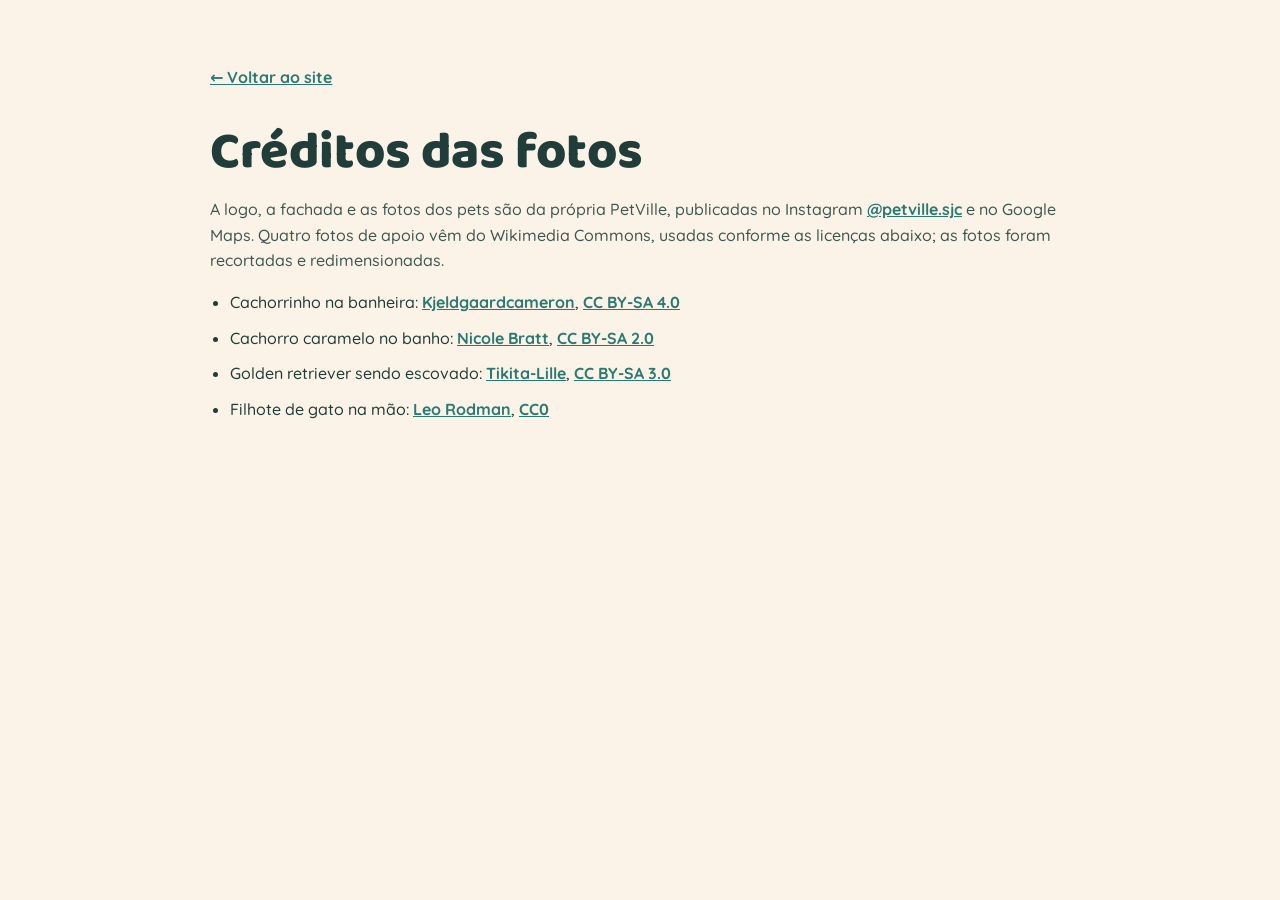
<file: credits.html>
<!doctype html>
<html lang="pt-BR">
<head>
<meta charset="utf-8">
<meta name="viewport" content="width=device-width, initial-scale=1">
<title>Créditos das fotos · PetVille Pet Shop</title>
<meta name="description" content="Créditos e licenças das fotografias usadas no site da PetVille Pet Shop.">
<meta name="robots" content="noindex">
<link rel="icon" href="img/logo-square-180.png?v=1" type="image/png">
<link href="https://fonts.googleapis.com/css2?family=Baloo+2:wght@800&family=Quicksand:wght@500;700&display=swap" rel="stylesheet">
<style>
:root{--bg:#fbf3e8;--ink:#213d39;--muted:#3f5753;--teal:#2b7a72;color-scheme:only light}
body{margin:0;background:var(--bg);color:var(--ink);font:500 16px/1.6 Quicksand,system-ui,sans-serif}
main{width:min(860px,100% - 32px);margin:0 auto;padding:56px 0 80px}
h1{font:800 clamp(34px,6vw,52px)/1.1 'Baloo 2',sans-serif;margin:24px 0 16px}
p{color:var(--muted)} ul{padding-left:20px} li{margin:10px 0;word-break:break-word}
a{color:var(--teal);font-weight:700} .back{display:inline-flex;min-height:44px;align-items:center}
</style>
</head>
<body>
<main>
  <a class="back" href="index.html">← Voltar ao site</a>
  <h1>Créditos das fotos</h1>
  <p>A logo, a fachada e as fotos dos pets são da própria PetVille, publicadas no Instagram <a href="https://www.instagram.com/petville.sjc/">@petville.sjc</a> e no Google Maps. Quatro fotos de apoio vêm do Wikimedia Commons, usadas conforme as licenças abaixo; as fotos foram recortadas e redimensionadas.</p>
  <ul>
    <li>Cachorrinho na banheira: <a href="https://commons.wikimedia.org/wiki/File:Cute_bath_dog.jpg">Kjeldgaardcameron</a>, <a href="https://creativecommons.org/licenses/by-sa/4.0">CC BY-SA 4.0</a></li>
    <li>Cachorro caramelo no banho: <a href="https://commons.wikimedia.org/wiki/File:Bath_(7914929022).jpg">Nicole Bratt</a>, <a href="https://creativecommons.org/licenses/by-sa/2.0">CC BY-SA 2.0</a></li>
    <li>Golden retriever sendo escovado: <a href="https://commons.wikimedia.org/wiki/File:TIKITA-TOILETTAGE-2.jpg">Tikita-Lille</a>, <a href="https://creativecommons.org/licenses/by-sa/3.0">CC BY-SA 3.0</a></li>
    <li>Filhote de gato na mão: <a href="https://commons.wikimedia.org/wiki/File:A_kitten_in_the_hand_(Flickr).jpg">Leo Rodman</a>, <a href="https://creativecommons.org/publicdomain/zero/1.0/">CC0</a></li>
  </ul>
</main>
</body>
</html>
</file>
<file: css/style.css>
/* PetVille Pet Shop · cores da logo: verde-água, creme da nuvem, coral do "PET", pêssego do focinho */
:root {
  color-scheme: only light;
  --teal: #4fa39a;
  --teal-2: #7cc2b8;
  --teal-soft: #cfece7;
  --teal-deep: #2b7a72;
  --teal-night: #1d4f4a;
  --ink: #213d39;
  --muted: #3f5753;
  --cream: #fbf3e8;
  --cream-2: #f5e7d6;
  --paper: #fffdf9;
  --coral: #e0574f;
  --coral-btn: #c9443d;
  --coral-btn-h: #b33a34;
  --peach: #f2c3a0;
  --line: #efdfcb;

  --f-title: 'Baloo 2', 'Trebuchet MS', system-ui, sans-serif;
  --f-body: 'Quicksand', 'Segoe UI', system-ui, sans-serif;
  --f-hand: 'Amatic SC', 'Baloo 2', cursive;

  --gutter: clamp(20px, 4.4vw, 64px);
  --maxw: 1280px;
  --r-lg: 32px;
  --r-md: 24px;
  --r-sm: 16px;
  --shadow: 0 18px 40px -22px rgba(33, 61, 57, .35);
  --shadow-sm: 0 8px 22px -14px rgba(33, 61, 57, .35);
  --ease: cubic-bezier(.22, 1, .36, 1);
  --nav-h: 76px;
}

*, *::before, *::after { box-sizing: border-box; }
html { -webkit-text-size-adjust: 100%; scroll-behavior: smooth; scroll-padding-top: 96px; }
html.reduce { scroll-behavior: auto; }
body {
  margin: 0; background: var(--cream); color: var(--ink);
  font: 500 1.0625rem/1.6 var(--f-body);
  -webkit-font-smoothing: antialiased; overflow-x: hidden;
}
img, video, svg { display: block; max-width: 100%; }
img { height: auto; }
a { color: inherit; }
button { font: inherit; color: inherit; }
h1, h2, h3 { font-family: var(--f-title); font-weight: 800; line-height: 1.06; margin: 0; letter-spacing: -.01em; text-wrap: balance; }
h2 { font-size: clamp(2.1rem, 4.2vw, 3.5rem); }
h3 { font-size: 1.32rem; font-weight: 700; line-height: 1.15; }
p { margin: 0; text-wrap: pretty; }
.sr { position: absolute !important; width: 1px; height: 1px; overflow: hidden; clip: rect(0 0 0 0); white-space: nowrap; }
.wrap { width: 100%; max-width: calc(var(--maxw) + var(--gutter) * 2); margin-inline: auto; padding-inline: var(--gutter); }

.skip { position: fixed; left: 16px; top: -80px; z-index: 200; background: var(--ink); color: #fff; padding: 12px 18px; border-radius: 12px; text-decoration: none; font-weight: 700; }
.skip:focus { top: 16px; }
:focus-visible { outline: 3px solid var(--coral-btn); outline-offset: 3px; border-radius: 10px; }

/* ---------------------------------------------------------------- botões */
.btn {
  --bg: var(--coral-btn); --fg: #fff;
  display: inline-flex; align-items: center; justify-content: center; gap: 10px;
  min-height: 52px; padding: 0 26px; border-radius: 999px; border: 0;
  background: var(--bg); color: var(--fg); text-decoration: none; cursor: pointer;
  font: 700 1.02rem/1 var(--f-body); letter-spacing: .005em; white-space: nowrap;
  box-shadow: 0 6px 0 0 rgba(0, 0, 0, .14);
  transition: background-color .25s var(--ease), box-shadow .25s var(--ease), transform .25s var(--ease), color .25s;
  will-change: transform;
}
.btn svg { width: 20px; height: 20px; flex: none; transition: transform .3s var(--ease); }
.btn img { flex: none; }
.btn:hover { transform: translateY(-2px); box-shadow: 0 8px 0 0 rgba(0, 0, 0, .14); }
.btn:hover svg { transform: translateX(3px); }
.btn:active { transform: translateY(3px); box-shadow: 0 2px 0 0 rgba(0, 0, 0, .14); }
.btn--coral:hover { --bg: var(--coral-btn-h); }
.btn--teal { --bg: var(--teal-deep); }
.btn--teal:hover { --bg: var(--teal-night); }
.btn--cream { --bg: var(--cream); --fg: var(--ink); }
.btn--cream:hover { --bg: #fff; }
.btn--glass { --bg: rgba(255, 253, 249, .16); --fg: #fff; box-shadow: inset 0 0 0 2px rgba(255, 255, 255, .55); -webkit-backdrop-filter: blur(6px); backdrop-filter: blur(6px); }
.btn--glass:hover { --bg: rgba(255, 253, 249, .28); box-shadow: inset 0 0 0 2px #fff; }
.btn--glass:active { box-shadow: inset 0 0 0 2px #fff; }
.btn--ghost { --bg: var(--paper); --fg: var(--ink); box-shadow: inset 0 0 0 2px var(--line), 0 5px 0 0 var(--line); }
.btn--ghost:hover { box-shadow: inset 0 0 0 2px var(--teal), 0 7px 0 0 var(--teal-soft); }
.btn--ghost:active { box-shadow: inset 0 0 0 2px var(--teal), 0 1px 0 0 var(--teal-soft); }
.btn--sm { padding: 0 20px; font-size: .95rem; }

.link { color: var(--teal-deep); font-weight: 700; text-decoration: none; background: linear-gradient(currentColor, currentColor) 0 100% / 0 2px no-repeat; transition: background-size .35s var(--ease); }
.link:hover { background-size: 100% 2px; }

.eyebrow { display: inline-flex; align-items: center; gap: 8px; font: 700 .9rem/1 var(--f-body); letter-spacing: .14em; text-transform: uppercase; color: var(--teal-night); margin-bottom: 18px; }
.eyebrow svg { width: 18px; height: 18px; color: var(--coral); }

.stars { display: inline-flex; gap: 2px; color: #f6b23c; }
.stars svg { width: 16px; height: 16px; }

/* ---------------------------------------------------------------- nav */
/* pílula flutuante; o menu do celular fica fora do header (iOS) */
.nav { position: fixed; inset: 0 0 auto; z-index: 60; padding: 12px 0 10px; pointer-events: none; transition: background-color .25s, box-shadow .25s; }
.nav.is-scrolled { background: var(--cream); box-shadow: 0 10px 30px -22px rgba(33, 61, 57, .55); pointer-events: auto; }
.nav__in { position: relative; display: flex; align-items: center; gap: 22px; min-height: 64px; pointer-events: none; }
.nav__in > * { pointer-events: auto; }
.nav__in::after {
  content: ''; position: absolute; inset: 0 calc(var(--gutter) - 14px); z-index: -1; border-radius: 999px;
  background: rgba(251, 243, 232, .95); box-shadow: 0 10px 30px -18px rgba(33, 61, 57, .5), inset 0 0 0 1.5px rgba(239, 223, 203, .9);
  pointer-events: none;
}
.nav__logo { display: block; flex: none; margin-left: -4px; transition: transform .35s var(--ease); }
.nav__logo:hover { transform: rotate(-4deg) scale(1.05); }
.nav__logo img { width: 78px; height: auto; }
.nav__links { display: flex; gap: 4px; margin-left: auto; }
.nav__links a { position: relative; padding: 10px 14px; text-decoration: none; font-weight: 700; font-size: .98rem; border-radius: 999px; transition: background-color .25s, color .25s; }
.nav__links a:hover { background: var(--teal-soft); color: var(--teal-night); }
.nav__cta { margin-left: 6px; }
.nav__menu { display: none; width: 48px; height: 48px; border: 0; border-radius: 50%; background: var(--teal-deep); cursor: pointer; position: relative; margin-left: auto; }
.nav__menu span:not(.sr) { position: absolute; left: 14px; right: 14px; height: 2.5px; border-radius: 2px; background: #fff; transition: transform .35s var(--ease), top .35s var(--ease); }
.nav__menu span:nth-child(1) { top: 19px; }
.nav__menu span:nth-child(2) { top: 27px; }
.nav__menu[aria-expanded="true"] span:nth-child(1) { top: 23px; transform: rotate(45deg); }
.nav__menu[aria-expanded="true"] span:nth-child(2) { top: 23px; transform: rotate(-45deg); }

.menu { position: fixed; inset: 0; z-index: 55; background: var(--cream); padding: 110px var(--gutter) calc(110px + env(safe-area-inset-bottom)); display: flex; flex-direction: column; gap: 28px; overflow-y: auto; }
.menu[hidden] { display: none; }
.menu nav { display: flex; flex-direction: column; }
.menu nav a { font: 800 clamp(1.9rem, 8vw, 2.6rem)/1.1 var(--f-title); text-decoration: none; padding: 10px 0; border-bottom: 2px dashed var(--line); }
.menu .btn { align-self: stretch; }
.menu__foot { color: var(--muted); font-weight: 600; }

/* ---------------------------------------------------------------- hero */
.hero { position: relative; min-height: 100vh; min-height: 100svh; display: flex; align-items: center; color: #fff; overflow: hidden; background: var(--teal-night); isolation: isolate; }
/* o vídeo é espelhado: o lulu fica à direita e o texto à esquerda */
.hero__media { position: absolute; inset: 0; z-index: -3; transform: scaleX(-1); }
.hero__img { width: 100%; height: 100%; object-fit: cover; object-position: 50% 20%; }
.hero__shade { position: absolute; inset: 0; z-index: -2;
  background:
    linear-gradient(90deg, rgba(29, 79, 74, .92) 0%, rgba(29, 79, 74, .82) 34%, rgba(29, 79, 74, .38) 56%, rgba(29, 79, 74, 0) 72%),
    linear-gradient(0deg, rgba(29, 79, 74, .45) 0%, rgba(29, 79, 74, 0) 26%);
}
.hero__bubbles { position: absolute; inset: 0; z-index: -1; overflow: hidden; }
.bubble { position: absolute; bottom: -90px; border-radius: 50%; pointer-events: auto; cursor: pointer;
  background: radial-gradient(circle at 32% 28%, rgba(255, 255, 255, .95) 0 9%, rgba(255, 255, 255, .25) 10% 38%, rgba(207, 236, 231, .18) 60%, rgba(255, 255, 255, .55) 100%);
  box-shadow: inset 0 0 0 1.5px rgba(255, 255, 255, .7), inset -6px -8px 14px rgba(242, 195, 160, .35);
}
.hero__in { position: relative; padding-top: calc(var(--nav-h) + 40px); padding-bottom: 120px; }
.hero__copy { max-width: 640px; }
.chip { display: inline-flex; align-items: center; gap: 8px; padding: 9px 16px; border-radius: 999px; font-weight: 700; font-size: .95rem; }
.chip svg { width: 18px; height: 18px; }
.chip--glass { background: rgba(255, 253, 249, .16); box-shadow: inset 0 0 0 1.5px rgba(255, 255, 255, .45); -webkit-backdrop-filter: blur(6px); backdrop-filter: blur(6px); }
.hero__title { font-size: clamp(2.6rem, 5.6vw, 4.9rem); line-height: 1; margin: 22px 0 22px; text-shadow: 0 2px 24px rgba(0, 0, 0, .18); }
.hero__title .ch { display: inline-block; }
.hero__lead { font-size: clamp(1.08rem, 1.4vw, 1.25rem); font-weight: 600; max-width: 34em; color: #f3fbf9; }
.hero__actions { display: flex; flex-wrap: wrap; gap: 14px; margin-top: 30px; }
.hero__facts { list-style: none; padding: 0; margin: 30px 0 0; display: flex; flex-wrap: wrap; gap: 10px 22px; font-weight: 700; font-size: .98rem; }
.hero__facts a { display: inline-flex; align-items: center; gap: 8px; text-decoration: none; min-height: 44px; }
.hero__facts a:hover b { text-decoration: underline; }
.hero__facts li { display: flex; align-items: center; }
.open { display: inline-flex; align-items: center; gap: 8px; min-height: 44px; }
.open__dot { width: 10px; height: 10px; border-radius: 50%; background: #ffd166; box-shadow: 0 0 0 4px rgba(255, 209, 102, .25); flex: none; }
.open.is-open .open__dot { background: #6fe3a5; box-shadow: 0 0 0 4px rgba(111, 227, 165, .28); animation: pulse 2.6s ease-in-out infinite; }
.open.is-closed .open__dot { background: #ff8f87; box-shadow: 0 0 0 4px rgba(255, 143, 135, .25); }
@keyframes pulse { 50% { box-shadow: 0 0 0 8px rgba(111, 227, 165, 0); } }
.hero__pause { position: absolute; z-index: 3; right: var(--gutter); bottom: 76px; width: 48px; height: 48px; border-radius: 50%; border: 0; cursor: pointer; display: grid; place-items: center; background: rgba(255, 253, 249, .2); color: #fff; box-shadow: inset 0 0 0 1.5px rgba(255, 255, 255, .55); -webkit-backdrop-filter: blur(6px); backdrop-filter: blur(6px); transition: background-color .25s, transform .25s var(--ease); }
.hero__pause:hover { background: rgba(255, 253, 249, .34); transform: scale(1.06); }
.hero__pause svg { width: 20px; height: 20px; }


.js:not(.ready):not(.reduce) [data-hero-item], .js:not(.ready):not(.reduce) [data-hero-title] { opacity: 0; }

/* borda de nuvem */
.cloud-edge { --edge: var(--coral-btn); position: absolute; left: 0; right: 0; bottom: -1px; height: 34px; z-index: 2; pointer-events: none;
  background: radial-gradient(circle at 50% 100%, var(--edge) 31px, transparent 32px) 0 100% / 62px 34px repeat-x;
}
.cloud-edge--top { --edge: var(--cream); top: -1px; bottom: auto; background: radial-gradient(circle at 50% 0, var(--edge) 31px, transparent 32px) 0 0 / 62px 34px repeat-x; }

/* faixa corrida */
.ribbon { background: var(--coral-btn); color: #fff; overflow: hidden; padding: 16px 0 18px; position: relative; z-index: 1; }
.ribbon__track { display: flex; align-items: center; gap: 26px; width: max-content; animation: marquee 38s linear infinite; font: 800 1.35rem/1 var(--f-title); white-space: nowrap; }
.ribbon__track i { width: 22px; height: 22px; flex: none; background: currentColor; -webkit-mask: url("data:image/svg+xml,%3Csvg xmlns='http://www.w3.org/2000/svg' viewBox='0 0 24 24'%3E%3Cellipse cx='12' cy='16' rx='4.6' ry='3.8'/%3E%3Cellipse cx='6' cy='10.5' rx='2' ry='2.5'/%3E%3Cellipse cx='18' cy='10.5' rx='2' ry='2.5'/%3E%3Cellipse cx='9.3' cy='6.3' rx='2' ry='2.6'/%3E%3Cellipse cx='14.7' cy='6.3' rx='2' ry='2.6'/%3E%3C/svg%3E") center / contain no-repeat; mask: url("data:image/svg+xml,%3Csvg xmlns='http://www.w3.org/2000/svg' viewBox='0 0 24 24'%3E%3Cellipse cx='12' cy='16' rx='4.6' ry='3.8'/%3E%3Cellipse cx='6' cy='10.5' rx='2' ry='2.5'/%3E%3Cellipse cx='18' cy='10.5' rx='2' ry='2.5'/%3E%3Cellipse cx='9.3' cy='6.3' rx='2' ry='2.6'/%3E%3Cellipse cx='14.7' cy='6.3' rx='2' ry='2.6'/%3E%3C/svg%3E") center / contain no-repeat; opacity: .8; }
.ribbon:hover .ribbon__track { animation-play-state: paused; }
.ribbon--soft { background: var(--teal-soft); color: var(--teal-night); margin-top: clamp(56px, 7vw, 96px); }
.ribbon__track--slow { animation-duration: 60s; font: 700 1.15rem/1 var(--f-body); }
.ribbon--soft .ribbon__track i { color: var(--coral); opacity: 1; }
@keyframes marquee { to { transform: translateX(-50%); } }
.reduce .ribbon__track { animation: none; }

/* ---------------------------------------------------------------- seções */
main > section:not(.hero) { padding-block: clamp(80px, 10vw, 140px); position: relative; }
.head { max-width: 760px; margin-bottom: clamp(36px, 5vw, 60px); }
.head__lead { margin-top: 18px; font-size: 1.15rem; color: var(--muted); max-width: 40em; }
.head--row { max-width: none; display: flex; align-items: flex-end; justify-content: space-between; gap: 24px; flex-wrap: wrap; }
.head--light .eyebrow { color: var(--teal-2); }

/* sobre */
.about__grid { display: grid; grid-template-columns: 1.05fr 1fr; gap: clamp(36px, 6vw, 96px); align-items: center; }
.about h2 { font-size: clamp(2.1rem, 4vw, 3.3rem); }
.about__bio { font: 700 clamp(1.4rem, 2.2vw, 1.9rem)/1.38 var(--f-title); margin-top: 26px; color: var(--ink); }
.about__bio .w { transition: color .3s; }
.js:not(.reduce) .about__bio.is-split .w { color: #738c87; }
.js:not(.reduce) .about__bio.is-split .w.is-lit { color: var(--ink); }
.about__bio .w.is-key.is-lit { color: var(--coral-btn); }
.perks { list-style: none; padding: 0; margin: 36px 0 0; display: grid; gap: 14px; }
.perks li { display: flex; gap: 16px; align-items: center; padding: 14px 18px; background: var(--paper); border-radius: var(--r-md); box-shadow: inset 0 0 0 2px var(--line); }
.perks__ic { width: 52px; height: 52px; flex: none; border-radius: 50%; background: var(--teal-soft); color: var(--teal-deep); display: grid; place-items: center; }
.perks__ic svg { width: 28px; height: 28px; }
.perks b { display: block; font-size: 1.05rem; }
.perks span:not(.perks__ic) { color: var(--muted); font-size: .98rem; }

.about__photos { position: relative; display: grid; grid-template-columns: 1.15fr .85fr; grid-template-rows: auto auto; gap: 16px; }
.ph { margin: 0; overflow: hidden; border-radius: var(--r-lg); box-shadow: var(--shadow); background: var(--cream-2); }
.ph img { width: 100%; height: 100%; object-fit: cover; transition: transform .7s var(--ease); }
.ph:hover img { transform: scale(1.03); }
.ph--shop { grid-row: 1 / 3; height: clamp(420px, 44vw, 600px); border-radius: 200px 200px var(--r-lg) var(--r-lg); }
.ph--a { height: clamp(200px, 21vw, 292px); }
.ph--b { height: clamp(200px, 21vw, 292px); }
.sticker { position: absolute; left: -26px; bottom: -22px; width: 124px; height: 124px; border-radius: 50%; background: var(--teal); display: grid; place-items: center; box-shadow: var(--shadow-sm), inset 0 0 0 5px var(--cream); animation: bob 4s ease-in-out infinite; }
.sticker img { width: 90px; }
@keyframes bob { 50% { transform: translateY(-8px) rotate(-4deg); } }
.reduce .sticker { animation: none; }

/* serviços: bento */
.services { background: var(--paper); }
.bento { display: grid; grid-template-columns: repeat(4, 1fr); grid-auto-rows: minmax(210px, auto); gap: 18px; }
.card { position: relative; overflow: hidden; border-radius: var(--r-md); background: var(--cream); padding: 26px; display: flex; flex-direction: column; gap: 10px; box-shadow: inset 0 0 0 2px var(--line); isolation: isolate; transition: transform .35s var(--ease), box-shadow .35s var(--ease); }
.card::before { content: ''; position: absolute; inset: 0; z-index: -1; opacity: 0; transition: opacity .35s; background: radial-gradient(320px circle at var(--mx, 50%) var(--my, 50%), rgba(79, 163, 154, .22), transparent 70%); }
.card:hover { transform: translateY(-2px); box-shadow: inset 0 0 0 2px var(--teal-2), var(--shadow-sm); }
.card:hover::before { opacity: 1; }
.card__ic { width: 56px; height: 56px; color: var(--teal-deep); flex: none; }
.card h3 { margin-top: 4px; }
.card p { color: var(--muted); font-size: 1rem; }
.card__link { margin-top: auto; display: inline-flex; align-items: center; gap: 6px; min-height: 44px; font-weight: 700; color: var(--teal-deep); text-decoration: none; }
.card__link svg { width: 18px; height: 18px; transition: transform .3s var(--ease); }
.card__link:hover svg { transform: translateX(4px); }
.card--photo { padding: 0; }
.card--photo > img { width: 100%; object-fit: cover; transition: transform .7s var(--ease); }
.card--photo:hover > img { transform: scale(1.03); }
.card--photo .card__body { padding: 22px 26px 26px; display: flex; flex-direction: column; gap: 10px; background: var(--cream); position: relative; }
.b-banho { grid-column: 1 / 3; grid-row: 1 / 3; }
.b-banho > img { height: 0; flex: 1 1 auto; min-height: 260px; object-position: 50% 45%; }
.card--side { flex-direction: row; }
.card--side > img { width: 44%; height: auto; min-height: 100%; flex: none; }
.card--side .card__body { justify-content: center; }
.b-tes { grid-column: 3 / 5; }
.b-pen { grid-column: 1 / 3; }
.b-tes > img { object-position: 50% 30%; }
.b-cta { grid-column: 3 / 5; background: var(--teal-deep); color: #fff; text-decoration: none; box-shadow: none; justify-content: center; gap: 16px; }
.b-cta::before { background: radial-gradient(320px circle at var(--mx, 50%) var(--my, 50%), rgba(255, 255, 255, .16), transparent 70%); }
.b-cta:hover { box-shadow: var(--shadow); }
.b-cta h3 { font-size: clamp(1.4rem, 2vw, 1.75rem); max-width: 22em; }
.b-cta .btn { align-self: flex-start; }
.card--cta__tag { font-family: var(--f-hand); font-size: 1.7rem; line-height: 1; color: var(--peach); }

/* o banho */
.bath { background: var(--teal-night); color: var(--cream); overflow: clip; }
.bath::before { content: ''; position: absolute; inset: 0; pointer-events: none; background: radial-gradient(60% 50% at 85% 10%, rgba(79, 163, 154, .35), transparent 70%), radial-gradient(50% 40% at 5% 90%, rgba(124, 194, 184, .18), transparent 70%); }
.bath .wrap { position: relative; }
.bath__grid { display: grid; grid-template-columns: 1fr 1fr; gap: clamp(32px, 6vw, 96px); align-items: start; }
.bath__stage { position: sticky; top: 104px; }
.bath__frame { position: relative; height: min(68vh, 620px); border-radius: 220px 220px var(--r-lg) var(--r-lg); overflow: hidden; background: #163e3a; box-shadow: 0 30px 60px -30px rgba(0, 0, 0, .6), inset 0 0 0 6px rgba(255, 255, 255, .08); }
.bath__frame img { position: absolute; inset: 0; width: 100%; height: 100%; object-fit: cover; opacity: 0; transform: scale(1.06); transition: opacity .7s var(--ease), transform 1.2s var(--ease); }
.bath__frame img.is-on { opacity: 1; transform: scale(1); }
.bath__blue { position: absolute; inset: 0; background: radial-gradient(80% 70% at 50% 30%, #3b7bff, #1b3fbf); mix-blend-mode: color; opacity: 0; transition: opacity .8s var(--ease); pointer-events: none; }
.is-blue > .bath__blue { opacity: .62; }
.chapter__media { display: none; }
.bath__dots { list-style: none; padding: 0; margin: 18px 0 0; display: flex; justify-content: center; gap: 8px; }
.bath__dots li { width: 10px; height: 10px; border-radius: 99px; background: rgba(251, 243, 232, .3); transition: width .4s var(--ease), background-color .4s; }
.bath__dots li.is-on { width: 34px; background: var(--peach); }
.chapter { min-height: 64vh; display: flex; flex-direction: column; justify-content: center; gap: 16px; padding-left: 26px; border-left: 3px solid rgba(251, 243, 232, .14); transition: border-color .5s var(--ease); }
.chapter h3 { color: #b9d3cf; transition: color .5s var(--ease); }
.chapter.is-on h3 { color: #fff; }
.chapter:last-child { min-height: 56vh; }
.chapter.is-on { border-left-color: var(--peach); }
.chapter__n { font: 700 3.4rem/1 var(--f-hand); color: var(--peach); }
.chapter h3 { font-size: clamp(1.9rem, 3vw, 2.6rem); font-weight: 800; }
.chapter p { font-size: 1.15rem; color: #eef7f5; max-width: 30em; }
.chapter .btn { align-self: flex-start; }
.ticks { list-style: none; padding: 0; margin: 4px 0 0; display: grid; gap: 10px; }
.ticks li { display: flex; gap: 12px; align-items: center; font-weight: 600; }
.ticks li::before { content: ''; width: 26px; height: 26px; flex: none; border-radius: 50%; background: var(--teal) url("data:image/svg+xml,%3Csvg xmlns='http://www.w3.org/2000/svg' viewBox='0 0 24 24'%3E%3Cpath d='M6 12.5l4 4 8-9' fill='none' stroke='%23fff' stroke-width='3' stroke-linecap='round' stroke-linejoin='round'/%3E%3C/svg%3E") center / 16px no-repeat; }

/* pets */
.wall { list-style: none; padding: 0; margin: 0; display: grid; grid-template-columns: repeat(4, 1fr); gap: 22px; }
.pol { background: var(--paper); border-radius: 22px; padding: 10px 10px 0; box-shadow: var(--shadow-sm), inset 0 0 0 1.5px var(--line); transition: transform .35s var(--ease), box-shadow .35s var(--ease); }
.pol:hover { transform: translateY(-4px); box-shadow: var(--shadow); }
.pol img { width: 100%; height: auto; aspect-ratio: 4 / 5; object-fit: cover; border-radius: 14px; }
.pol__name { display: block; text-align: center; font: 700 1.75rem/1 var(--f-hand); padding: 12px 6px 14px; color: var(--teal-deep); }
.pol:nth-child(3n+2) .pol__name { color: var(--coral-btn); }

/* família */
.family { background: var(--cream-2); }
.family__grid { display: grid; grid-template-columns: 1fr 1.1fr; gap: clamp(36px, 6vw, 96px); align-items: center; }
.family__photos { position: relative; padding-bottom: 90px; }
.ph--round { height: clamp(360px, 38vw, 520px); border-radius: var(--r-lg); }
.ph--round img { object-position: 40% 50%; }
.ph--blob { position: absolute; right: -10px; bottom: 0; width: 46%; height: clamp(170px, 17vw, 240px); border-radius: 50% 50% 46% 54% / 56% 50% 50% 44%; box-shadow: var(--shadow), 0 0 0 8px var(--cream-2); }
.family h2 { margin-bottom: 26px; }
.faq { display: grid; gap: 12px; }
.faq details { background: var(--paper); border-radius: var(--r-md); box-shadow: inset 0 0 0 2px var(--line); overflow: hidden; transition: box-shadow .3s; }
.faq details[open] { box-shadow: inset 0 0 0 2px var(--teal-2); }
.faq summary { list-style: none; cursor: pointer; display: flex; justify-content: space-between; align-items: center; gap: 16px; padding: 18px 22px; min-height: 64px; font: 700 1.14rem/1.25 var(--f-title); }
.faq summary::-webkit-details-marker { display: none; }
.faq summary:hover { color: var(--teal-deep); }
.faq__ic { width: 36px; height: 36px; flex: none; border-radius: 50%; background: var(--teal-soft); color: var(--teal-deep); display: grid; place-items: center; transition: transform .4s var(--ease), background-color .3s; }
.faq__ic svg { width: 18px; height: 18px; }
.faq details[open] .faq__ic { background: var(--peach); color: var(--ink); }
.faq__ic .v { transform-origin: center; transition: transform .35s var(--ease); }
.faq details[open] .faq__ic .v { transform: scaleY(0); }
.faq__a { padding: 0 22px 20px; color: var(--muted); }
.faq__a a { color: var(--teal-deep); font-weight: 700; }

/* avaliações */
.reviews { padding-bottom: 0 !important; }
.reviews__grid { display: grid; grid-template-columns: .9fr 1.25fr; gap: clamp(36px, 5vw, 80px); align-items: start; }
.score h2 { font-size: clamp(2rem, 3.6vw, 3rem); }
.score__big { display: flex; align-items: center; gap: 18px; margin-top: 30px; }
.score__n { font: 800 clamp(3.6rem, 5.4vw, 4.6rem)/.9 var(--f-title); color: var(--teal-deep); }
.stars--lg svg { width: 30px; height: 30px; }
.stars .half { -webkit-mask: linear-gradient(90deg, #000 50%, rgba(0, 0, 0, .25) 50%); mask: linear-gradient(90deg, #000 50%, rgba(0, 0, 0, .25) 50%); }
.score__sub { color: var(--muted); margin-top: 10px; font-weight: 600; }
.bars { list-style: none; padding: 0; margin: 26px 0 0; display: grid; gap: 8px; max-width: 420px; }
.bars li { display: grid; grid-template-columns: 16px 1fr 30px; align-items: center; gap: 12px; font-weight: 700; font-size: .95rem; }
.bars b { text-align: right; color: var(--muted); }
.bars i { height: 10px; border-radius: 9px; background: var(--cream-2); overflow: hidden; position: relative; }
.bars i::after { content: ''; position: absolute; inset: 0; background: linear-gradient(90deg, var(--teal), var(--teal-2)); border-radius: 9px; transform-origin: left; transform: scaleX(var(--v)); transition: transform 1.2s var(--ease); }
.js:not(.reduce) .bars:not(.is-in) i::after { transform: scaleX(0); }
.score__actions { margin-top: 28px; display: flex; flex-wrap: wrap; gap: 12px; }
.quotes { display: grid; grid-template-columns: 1fr 1fr; gap: 18px; }
.quote { margin: 0; background: var(--paper); border-radius: var(--r-md); padding: 26px; box-shadow: inset 0 0 0 2px var(--line); display: flex; flex-direction: column; gap: 14px; transition: transform .35s var(--ease), box-shadow .35s var(--ease); }
.quote:hover { transform: translateY(-2px); box-shadow: inset 0 0 0 2px var(--teal-2), var(--shadow-sm); }
.quote--wide { grid-column: 1 / -1; }
.quote p { font-size: 1.05rem; }
.quote footer { margin-top: auto; display: flex; align-items: center; gap: 12px; }
.quote cite { font-style: normal; font-weight: 700; }
.av { width: 42px; height: 42px; border-radius: 50%; display: grid; place-items: center; font: 800 1.15rem/1 var(--f-title); background: var(--teal); color: #fff; }
.av--coral { background: var(--coral-btn); }
.av--peach { background: var(--peach); color: var(--ink); }

/* visite */
.visit { background: var(--paper); }
.visit__title { font-size: clamp(2.2rem, 4.6vw, 3.9rem); }
.visit__grid { display: grid; grid-template-columns: 1.3fr 1fr; gap: clamp(24px, 3vw, 40px); align-items: stretch; }
.map { position: relative; border-radius: var(--r-lg); overflow: hidden; min-height: 520px; background: var(--teal-soft); box-shadow: var(--shadow), inset 0 0 0 2px var(--line); }
.map iframe { position: absolute; inset: 0; width: 100%; height: 100%; border: 0; }
.info { display: grid; gap: 16px; align-content: start; }
.info__block { background: var(--cream); border-radius: var(--r-md); padding: 22px 24px; box-shadow: inset 0 0 0 2px var(--line); }
.info__block h3 { display: flex; align-items: center; flex-wrap: wrap; gap: 10px; font-size: 1.15rem; margin-bottom: 10px; }
.info__block h3 svg { width: 22px; height: 22px; color: var(--coral-btn); }
.info__block p { color: var(--muted); font-weight: 600; }
.info__btns { display: flex; flex-wrap: wrap; gap: 10px; margin-top: 16px; }
.open--pill { min-height: 32px; padding: 0 12px; border-radius: 999px; background: var(--paper); font: 700 .85rem/1 var(--f-body); box-shadow: inset 0 0 0 1.5px var(--line); margin-left: auto; }
.open--pill:empty, .open--pill [data-open-text]:empty { display: none; }
.hours { width: 100%; border-collapse: collapse; font-size: .98rem; }
.hours th, .hours td { padding: 7px 0; text-align: left; font-weight: 600; border-bottom: 1.5px dashed var(--line); }
.hours td { text-align: right; color: var(--muted); }
.hours tr:last-child th, .hours tr:last-child td { border-bottom: 0; }
.hours tr.is-closed td { color: var(--coral-btn-h); }
.hours tr.is-today th, .hours tr.is-today td { color: var(--teal-night); font-weight: 800; }
.hours tr.is-today th::after { content: ' · hoje'; color: var(--teal-deep); font-weight: 700; }

/* fechamento */
.close { background: #276f68; color: #fff; overflow: hidden; }
.close::before { content: ''; position: absolute; inset: 0; pointer-events: none; background: radial-gradient(40% 50% at 10% 100%, rgba(255, 255, 255, .08), transparent 70%), radial-gradient(30% 40% at 95% 10%, rgba(242, 195, 160, .18), transparent 70%); }
.close__grid { position: relative; display: grid; grid-template-columns: 1fr 1fr; gap: clamp(36px, 6vw, 96px); align-items: center; padding-top: 30px; }
.close__logo { width: min(260px, 60%); margin-bottom: 26px; filter: drop-shadow(0 16px 24px rgba(0, 0, 0, .18)); }
.close h2 { font-size: clamp(2.2rem, 4.2vw, 3.5rem); }
.close__actions { display: flex; flex-wrap: wrap; gap: 14px; margin-top: 30px; }
.close__social { display: grid; gap: 12px; }
.social { display: flex; align-items: center; gap: 16px; padding: 14px 18px; min-height: 72px; border-radius: var(--r-md); background: rgba(255, 253, 249, .1); box-shadow: inset 0 0 0 1.5px rgba(255, 255, 255, .22); text-decoration: none; transition: background-color .3s, transform .35s var(--ease), box-shadow .3s; }
.social:hover { background: rgba(255, 253, 249, .18); transform: translateY(-2px); box-shadow: inset 0 0 0 1.5px rgba(255, 255, 255, .5); }
.social > img { background: #fff; border-radius: 12px; padding: 6px; width: 44px; height: 44px; }
.social span:not(.social__mail) { display: flex; flex-direction: column; font-size: .98rem; color: #fff; overflow-wrap: anywhere; }
.social b { color: #fff; font-size: 1.08rem; }
.social__mail { width: 44px; height: 44px; border-radius: 12px; background: var(--peach); color: var(--ink); display: grid; place-items: center; flex: none; }
.social__mail svg { width: 24px; height: 24px; }
.social__go { width: 22px; height: 22px; margin-left: auto; flex: none; transition: transform .3s var(--ease); }
.social:hover .social__go { transform: translateX(4px); }
.igrid { display: grid; grid-template-columns: repeat(4, 1fr); gap: 10px; margin-top: 6px; }
.igrid a { display: block; border-radius: 16px; overflow: hidden; aspect-ratio: 1; background: rgba(255, 255, 255, .1); }
.igrid img { width: 100%; height: 100%; object-fit: cover; transition: transform .6s var(--ease); }
.igrid a:hover img { transform: scale(1.03); }

/* rodapé */
.foot { background: var(--cream-2); padding: 56px 0 30px; color: var(--muted); font-weight: 600; font-size: .98rem; }
.foot__in { display: grid; grid-template-columns: 1.2fr .8fr 1.2fr; gap: 32px; align-items: start; }
.foot__brand img { width: 96px; margin-bottom: 12px; }
.foot__brand p { max-width: 26em; }
.foot__nav { display: grid; gap: 2px; }
.foot__nav a, .foot a { text-decoration: none; }
.foot__nav a { min-height: 36px; display: inline-flex; align-items: center; color: var(--ink); font-weight: 700; }
.foot__nav a:hover, .foot__contact a:hover, .foot__credits a:hover { color: var(--teal-deep); text-decoration: underline; }
.foot__contact { display: grid; gap: 6px; }
.foot__contact a { color: var(--ink); font-weight: 700; }
.foot__credits { margin-top: 34px; padding-top: 20px; border-top: 1.5px dashed var(--line); font-size: .88rem; }
.foot__credits a { color: var(--ink); font-weight: 700; text-decoration: underline; }

/* barra de ação no celular */
.actionbar { display: none; }

/* ---------------------------------------------------------------- responsivo */
@media (max-width: 1100px) {
  .nav__links a { padding: 10px 10px; font-size: .94rem; }
  .bento { grid-template-columns: repeat(2, 1fr); }
  .b-banho, .b-tes, .b-pen, .b-cta { grid-column: 1 / -1; }
  .b-banho { grid-row: auto; }
  .b-banho > img { height: 340px; flex: none; }
  .wall { grid-template-columns: repeat(3, 1fr); }
  .wall .pol:nth-child(n+7) { display: none; }
  .reviews__grid { grid-template-columns: 1fr; }
}

@media (max-width: 960px) {
  :root { --nav-h: 68px; }
  .nav__links, .nav__cta { display: none; }
  .nav__menu { display: block; }
  .nav__in { min-height: 60px; }
  .nav__in::after { inset: 0 calc(var(--gutter) - 10px); }
  .nav__menu { margin-right: -4px; }
  .about__grid, .family__grid, .close__grid, .visit__grid { grid-template-columns: 1fr; }
  .about__photos { max-width: 620px; }
  /* no celular cada capítulo traz a própria foto (sem sticky: mais estável no iPhone) */
  .bath__grid { grid-template-columns: 1fr; gap: 0; }
  .bath__stage { display: none; }
  .bath__chapters { display: grid; gap: 56px; }
  .chapter, .chapter:last-child { min-height: 0; gap: 14px; padding-left: 0; border-left: 0; }
  .chapter h3 { color: #fff; }
  .chapter__media { display: block; position: relative; height: calc((100vw - 2 * var(--gutter)) * .82); max-height: 460px; border-radius: 140px 140px var(--r-md) var(--r-md); overflow: hidden; background: #163e3a; margin-bottom: 8px; box-shadow: 0 24px 50px -30px rgba(0, 0, 0, .6); }
  .chapter__media img { width: 100%; height: 100%; object-fit: cover; }
  .family__photos { max-width: 620px; }
  .map { min-height: 380px; }
  .foot__in { grid-template-columns: 1fr 1fr; }
  .foot__contact { grid-column: 1 / -1; }
}

/* telas em pé: a foto fica no alto com o rostinho à mostra e o texto vem abaixo, no verde */
@media (max-width: 960px), (orientation: portrait) and (max-width: 1100px) {
  .hero { --ph: 42vh; --ph: 42svh; align-items: flex-start; }
  .hero__media { bottom: auto; height: var(--ph); }
  .hero__img { object-position: 0% 45%; }
  .hero__shade { background: linear-gradient(180deg, rgba(29, 79, 74, 0) 0, rgba(29, 79, 74, .15) calc(var(--ph) * .55), rgba(29, 79, 74, 1) var(--ph)); }
  .hero__in { padding-top: calc(var(--ph) - 26px); }
  .chip--glass { background: rgba(29, 79, 74, .85); }
  .hero__pause { top: calc(var(--nav-h) + 22px); bottom: auto; }
}
@media (min-width: 761px) and (max-width: 1100px) and (orientation: portrait) {
  .hero { --ph: 54vh; --ph: 54svh; }
}

@media (max-width: 760px) {
  body { padding-bottom: calc(76px + env(safe-area-inset-bottom)); }
  .hero__in { padding-bottom: 64px; }
  .hero__title { font-size: clamp(2.3rem, 10.4vw, 3.2rem); margin: 16px 0; }
  .hero__lead { font-size: 1.04rem; }
  .hero__actions { flex-direction: column; }
  .hero__actions .btn { width: 100%; }
  .hero__facts { margin-top: 18px; gap: 0 18px; font-size: .92rem; }
  .ribbon__track { font-size: 1.15rem; }
  .bento { grid-template-columns: 1fr 1fr; gap: 12px; grid-auto-rows: auto; }
  .card { padding: 18px 16px; gap: 8px; }
  .card h3 { font-size: 1.08rem; }
  .card p { font-size: .92rem; line-height: 1.45; }
  .card__ic { width: 44px; height: 44px; }
  .card--photo { padding: 0; }
  .card--photo .card__body { padding: 18px 20px 22px; }
  .card__link { font-size: .92rem; gap: 4px; }
  .b-cta { padding: 22px 20px; }
  .card--side { flex-direction: column; }
  .card--side > img { width: 100%; height: 260px; min-height: 0; }
  .b-banho > img { height: 260px; }
  .b-cta .btn { align-self: stretch; }
  .wall { grid-template-columns: repeat(2, 1fr); gap: 12px; }
  .wall .pol:nth-child(n+7) { display: block; }
  .pol { padding: 7px 7px 0; border-radius: 18px; }
  .pol__name { font-size: 1.45rem; padding: 10px 4px 12px; }
  .head--row .btn { width: 100%; }
  .quotes { grid-template-columns: 1fr; }
  .about__photos { grid-template-columns: 1fr 1fr; }
  .ph--shop { grid-column: 1 / -1; grid-row: auto; height: 420px; border-radius: 160px 160px var(--r-lg) var(--r-lg); }
  .ph--a, .ph--b { height: 210px; }
  .sticker { left: auto; right: 10px; top: 14px; bottom: auto; width: 96px; height: 96px; }
  .sticker img { width: 70px; }
  .family__photos { padding-bottom: 70px; }
  .ph--round { height: 300px; }
  .ph--blob { width: 52%; height: 150px; right: 0; }
  .close__actions .btn, .score__actions .btn { width: 100%; }
  .info__btns .btn { flex: 1 1 auto; }
  .igrid { grid-template-columns: repeat(2, 1fr); }
  .foot__in { grid-template-columns: 1fr; }
  .actionbar { display: grid; grid-template-columns: repeat(3, 1fr); gap: 8px; position: fixed; left: 0; right: 0; bottom: 0; z-index: 50; padding: 10px 12px calc(10px + env(safe-area-inset-bottom)); background: rgba(251, 243, 232, .97); box-shadow: 0 -10px 30px -18px rgba(33, 61, 57, .5); border-top: 1.5px solid var(--line); }
  .actionbar a { display: flex; align-items: center; justify-content: center; gap: 8px; min-height: 52px; border-radius: 16px; text-decoration: none; font-weight: 700; background: var(--paper); box-shadow: inset 0 0 0 1.5px var(--line); transition: transform .2s var(--ease); }
  .actionbar a:active { transform: scale(.96); }
  .actionbar a:first-child { background: var(--coral-btn); color: #fff; box-shadow: none; }
  .actionbar svg { width: 22px; height: 22px; color: var(--teal-deep); }
}

@media (max-width: 400px) {
  .btn { padding: 0 18px; font-size: .98rem; }
  .hero__facts { flex-direction: column; align-items: flex-start; }
  .open--pill { margin-left: 0; }
}

@media (prefers-reduced-motion: reduce) {
  *, *::before, *::after { animation-duration: .01ms !important; animation-iteration-count: 1 !important; transition-duration: .01ms !important; }
}
</file>
